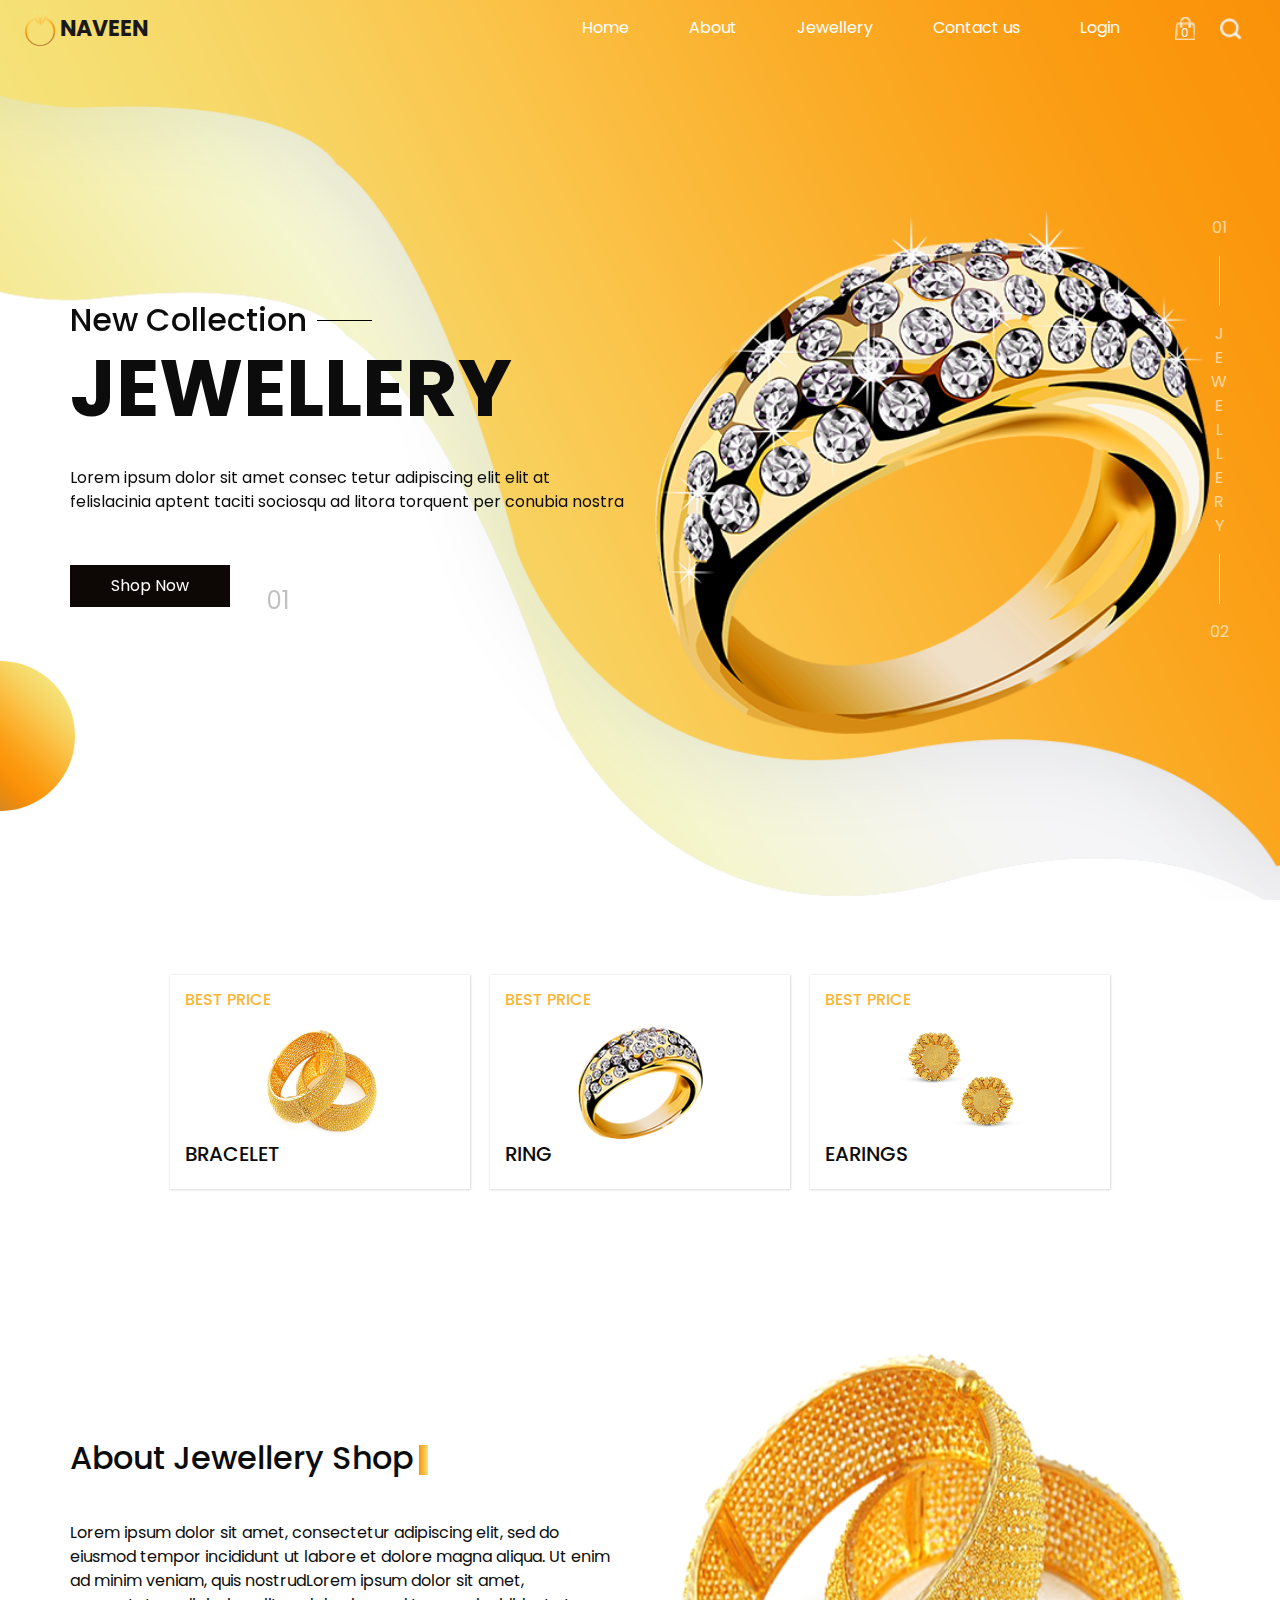
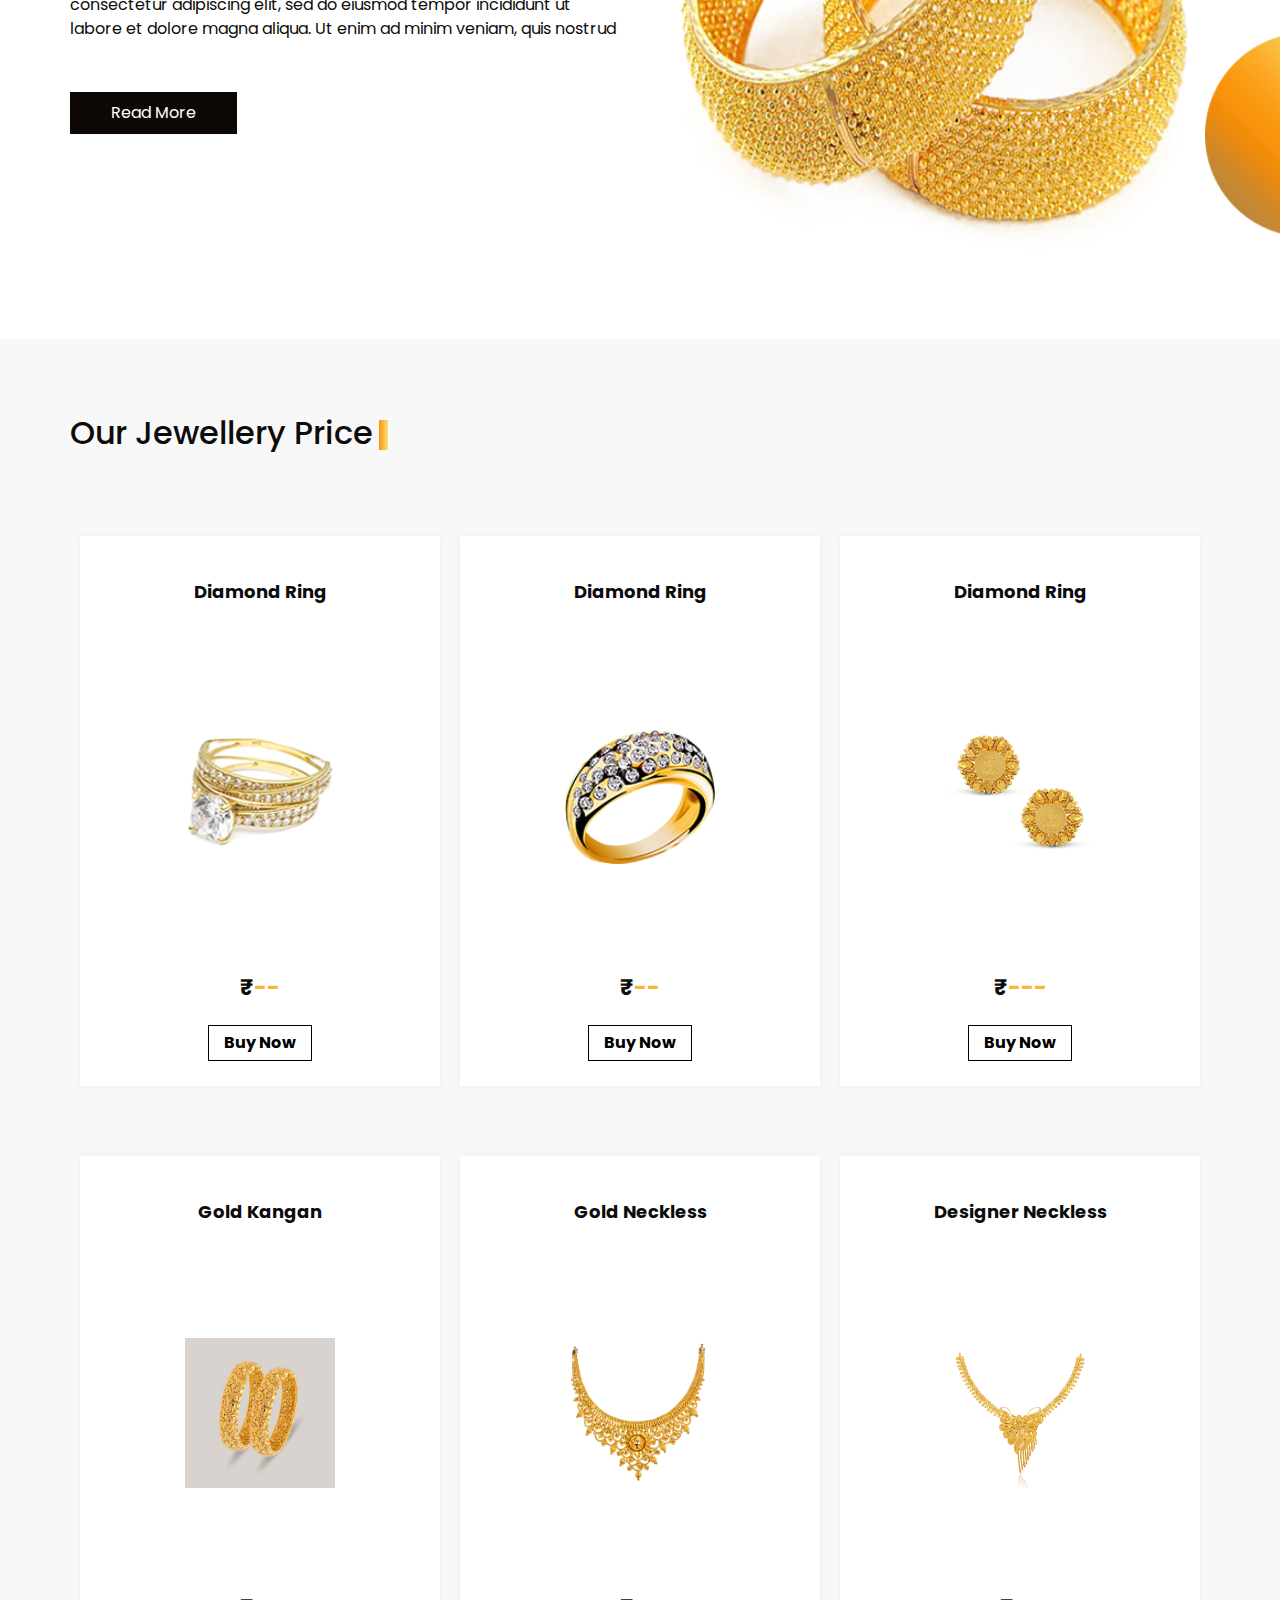
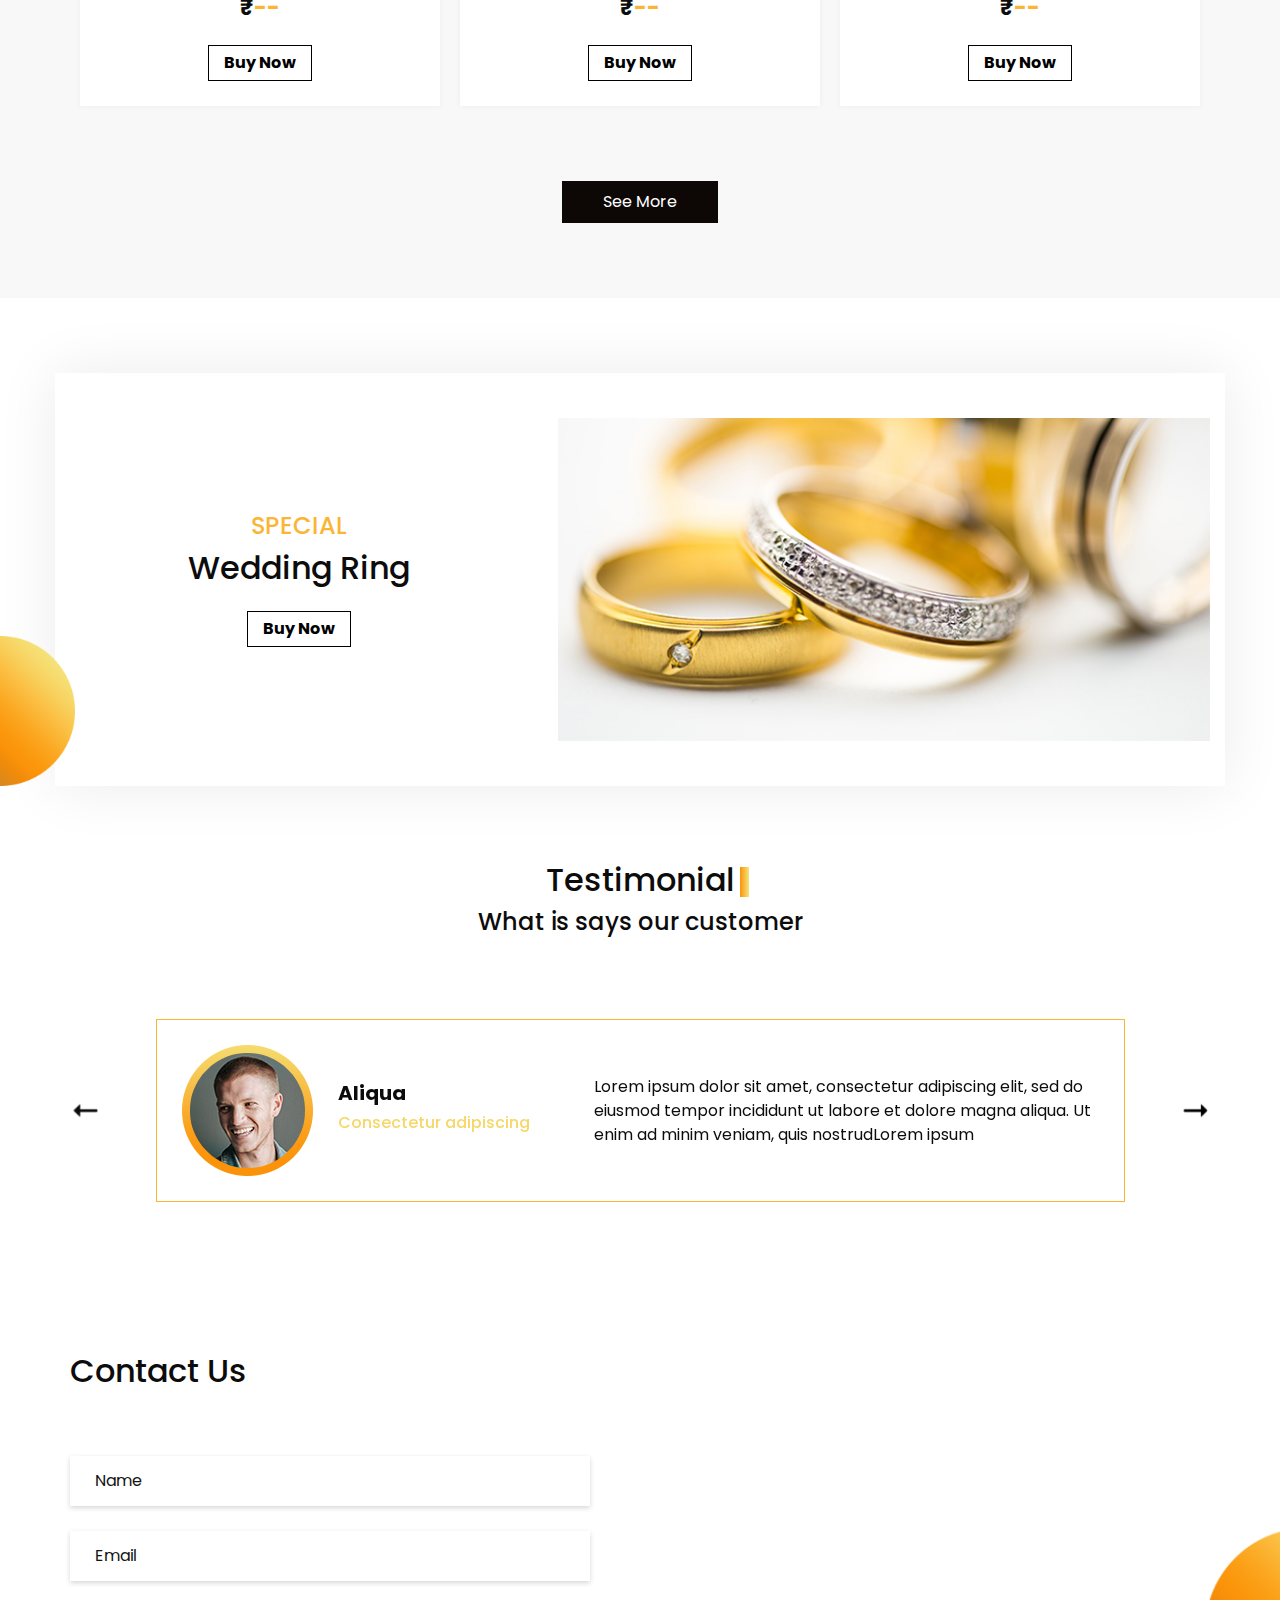
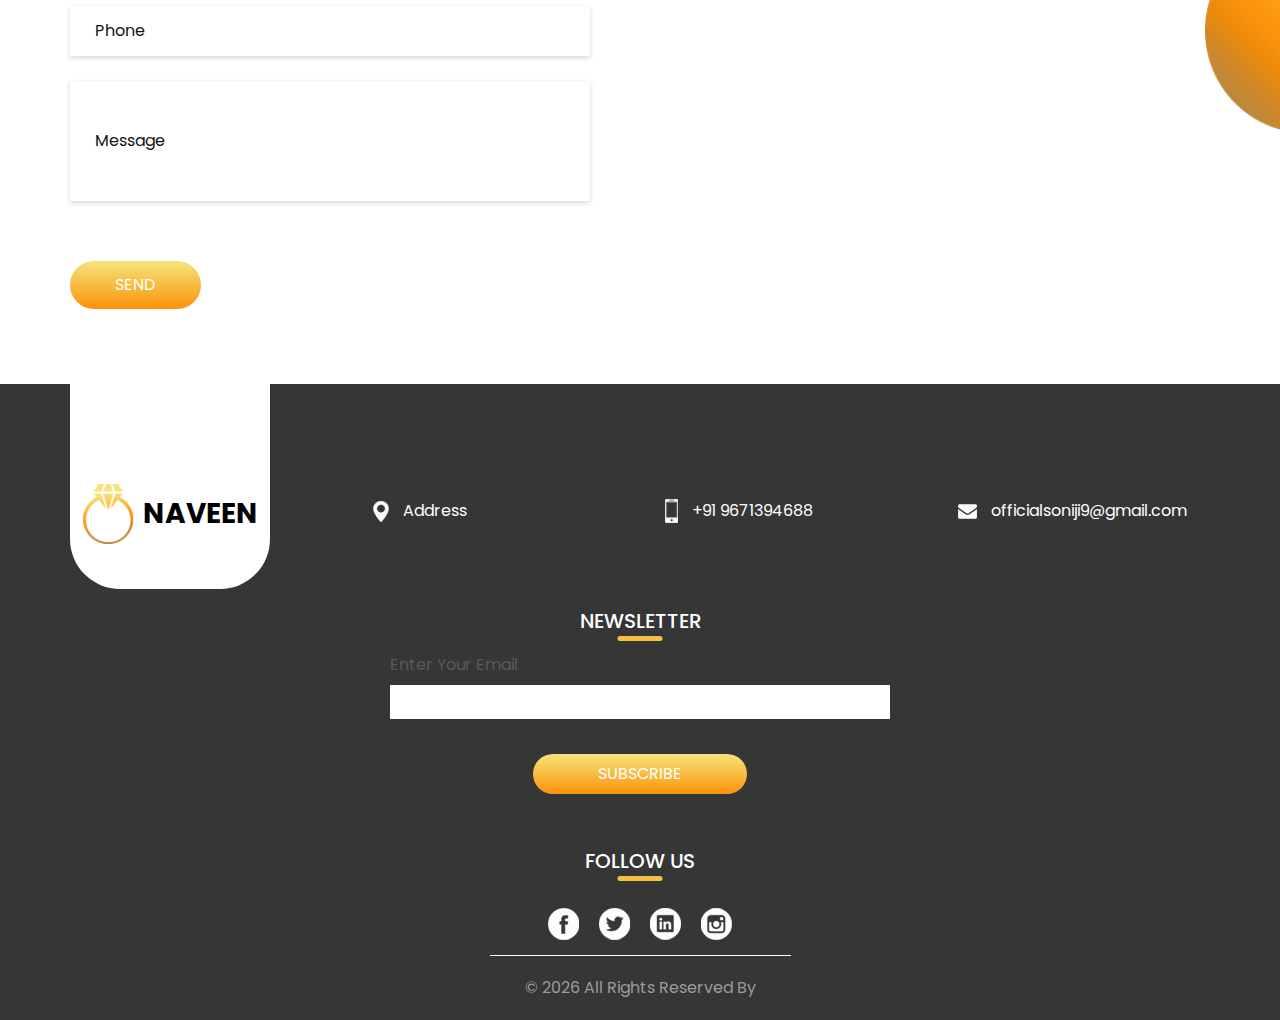
<file: index.html>
<!DOCTYPE html>
<html>

<head>
  <!-- Basic -->
  <meta charset="utf-8" />
  <meta http-equiv="X-UA-Compatible" content="IE=edge" />
  <!-- Mobile Metas -->
  <meta name="viewport" content="width=device-width, initial-scale=1, shrink-to-fit=no" />
  <!-- Site Metas -->
  <meta name="keywords" content="" />
  <meta name="description" content="" />
  <meta name="author" content="" />

  <title>Naveen Jeweler's</title>

  <!-- slider stylesheet -->
  <link rel="stylesheet" type="text/css" href="https://cdnjs.cloudflare.com/ajax/libs/OwlCarousel2/2.1.3/assets/owl.carousel.min.css" />

  <!-- bootstrap core css -->
  <link rel="stylesheet" type="text/css" href="css/bootstrap.css" />

  <!-- fonts style -->
  <link href="https://fonts.googleapis.com/css?family=Baloo+Chettan|Poppins:400,600,700&display=swap" rel="stylesheet">
  <!-- Custom styles for this template -->
  <link href="css/style.css" rel="stylesheet" />
  <!-- responsive style -->
  <link href="css/responsive.css" rel="stylesheet" />
</head>

<body>

  <div class="hero_area">
    <!-- header section strats -->
    <header class="header_section">
      <div class="container-fluid">
        <nav class="navbar navbar-expand-lg custom_nav-container ">
          <a class="navbar-brand" href="index.html">
            <img src="images/logo.png" alt="">
            <span>
              Naveen
            </span>
          </a>
          <button class="navbar-toggler" type="button" data-toggle="collapse" data-target="#navbarSupportedContent" aria-controls="navbarSupportedContent" aria-expanded="false" aria-label="Toggle navigation">
            <span class="navbar-toggler-icon"></span>
          </button>

          <div class="collapse navbar-collapse" id="navbarSupportedContent">
            <div class="d-flex ml-auto flex-column flex-lg-row align-items-center">
              <ul class="navbar-nav  ">
                <li class="nav-item active">
                  <a class="nav-link" href="index.html">Home <span class="sr-only">(current)</span></a>
                </li>
                <li class="nav-item">
                  <a class="nav-link" href="about.html"> About</a>
                </li>
                <li class="nav-item">
                  <a class="nav-link" href="jewellery.html">Jewellery </a>
                </li>
                <li class="nav-item">
                  <a class="nav-link" href="contact.html">Contact us</a>
                </li>
                <li class="nav-item">
                  <a class="nav-link" href="LoginPage.html">Login</a>
                </li>
              </ul>

            </div>
            <div class="quote_btn-container ">
              <a href="">
                <img src="images/cart.png" alt="">
                <div class="cart_number">
                  0
                </div>
              </a>
              <form class="form-inline">
                <button class="btn  my-2 my-sm-0 nav_search-btn" type="submit"></button>
              </form>
            </div>
          </div>
        </nav>
      </div>
    </header>
    <!-- end header section -->
    <!-- slider section -->
    <section class=" slider_section position-relative">
      <div class="design-box">
        <img src="images/design-1.png" alt="">
      </div>
      <div class="slider_number-container d-none d-md-block">
        <div class="number-box">
          <span>
            01
          </span>
          <hr>
          <span class="jwel">
            J <br>
            e <br>
            w <br>
            e <br>
            l <br>
            l <br>
            e <br>
            r <br>
            y
          </span>
          <hr>
          <span>
            02
          </span>
        </div>
      </div>
      <div class="container">
        <div id="carouselExampleIndicators" class="carousel slide" data-ride="carousel">
          <ol class="carousel-indicators">
            <li data-target="#carouselExampleIndicators" data-slide-to="0" class="active">01</li>
            <li data-target="#carouselExampleIndicators" data-slide-to="1">02</li>
            <li data-target="#carouselExampleIndicators" data-slide-to="2">03</li>
          </ol>
          <div class="carousel-inner">
            <div class="carousel-item active">
              <div class="row">
                <div class="col-md-6">
                  <div class="detail_box">
                    <h2>
                      <span> New Collection</span>
                      <hr>
                    </h2>
                    <h1>
                      Jewellery
                    </h1>
                    <p>
                      Lorem ipsum dolor sit amet consec tetur adipiscing elit elit at felislacinia
                      aptent taciti sociosqu ad litora torquent per conubia nostra
                    </p>
                    <div>
                      <a href="">Shop Now</a>
                    </div>
                  </div>
                </div>
                <div class="col-md-6">
                  <div class="img-box">
                    <img src="images/slider-img.png" alt="">
                  </div>
                </div>
              </div>
            </div>
            <div class="carousel-item ">
              <div class="row">
                <div class="col-md-6">
                  <div class="detail_box">
                    <h2>
                      <span> New Collection</span>
                      <hr>
                    </h2>
                    <h1>
                      Jewellery
                    </h1>
                    <p>
                      Lorem ipsum dolor sit amet consec tetur adipiscing elit elit at felislacinia
                      aptent taciti sociosqu ad litora torquent per conubia nostra
                    </p>
                    <div>
                      <a href="">Shop Now</a>
                    </div>
                  </div>
                </div>
                <div class="col-md-6">
                  <div class="img-box">
                    <img src="images/slider-img.png" alt="">
                  </div>
                </div>
              </div>
            </div>
            <div class="carousel-item ">
              <div class="row">
                <div class="col-md-6">
                  <div class="detail_box">
                    <h2>
                      <span> New Collection</span>
                      <hr>
                    </h2>
                    <h1>
                      Jewellery
                    </h1>
                    <p>
                      Lorem ipsum dolor sit amet consec tetur adipiscing elit elit at felislacinia
                      aptent taciti sociosqu ad litora torquent per conubia nostra
                    </p>
                    <div>
                      <a href="">Shop Now</a>
                    </div>
                  </div>
                </div>
                <div class="col-md-6">
                  <div class="img-box">
                    <img src="images/slider-img.png" alt="">
                  </div>
                </div>
              </div>
            </div>
          </div>
        </div>
      </div>

    </section>
    <!-- end slider section -->
  </div>

  <!-- item section -->

  <div class="item_section layout_padding2">
    <div class="container">
      <div class="item_container">
        <div class="box">
          <div class="price">
            <h6>
              Best PRICE
            </h6>
          </div>
          <div class="img-box">
            <img src="images/i-1.png" alt="">
          </div>
          <div class="name">
            <h5>
              Bracelet
            </h5>
          </div>
        </div>
        <div class="box">
          <div class="price">
            <h6>
              Best PRICE
            </h6>
          </div>
          <div class="img-box">
            <img src="images/i-2.png" alt="">
          </div>
          <div class="name">
            <h5>
              Ring
            </h5>
          </div>
        </div>
        <div class="box">
          <div class="price">
            <h6>
              Best PRICE
            </h6>
          </div>
          <div class="img-box">
            <img src="images/i-3.png" alt="">
          </div>
          <div class="name">
            <h5>
              Earings
            </h5>
          </div>
        </div>
      </div>
    </div>
  </div>

  <!-- end item section -->

  <!-- about section -->

  <section class="about_section layout_padding2-top layout_padding-bottom">
    <div class="design-box">
      <img src="images/design-2.png" alt="">
    </div>
    <div class="container">
      <div class="row">
        <div class="col-md-6">
          <div class="detail-box">
            <div class="heading_container">
              <h2>
                About Jewellery Shop
              </h2>
            </div>
            <p>
              Lorem ipsum dolor sit amet, consectetur adipiscing elit, sed do eiusmod tempor incididunt ut labore et
              dolore magna aliqua. Ut enim ad minim veniam, quis nostrudLorem ipsum dolor sit amet, consectetur
              adipiscing elit, sed do eiusmod tempor incididunt ut labore et dolore magna aliqua. Ut enim ad minim
              veniam, quis nostrud
            </p>
            <div>
              <a href="">
                Read More
              </a>
            </div>
          </div>
        </div>
        <div class="col-md-6">
          <div class="img-box">
            <img src="images/about-img.png" alt="">
          </div>
        </div>
      </div>
    </div>
  </section>

  <!-- end about section -->

  <!-- price section -->

  <section class="price_section layout_padding">
    <div class="container">
      <div class="heading_container">
        <h2>
          Our Jewellery Price
        </h2>
      </div>
      <div class="price_container">
        <div class="box">
          <div class="name">
            <h6>
              Diamond Ring
            </h6>
          </div>
          <div class="img-box">
            <img src="images/p-1.png" alt="">
          </div>
          <div class="detail-box">
            <h5>
              ₹<span>--</span>
            </h5>
            <a href="contact.html">
              Buy Now
            </a>
          </div>
        </div>
        <div class="box">
          <div class="name">
            <h6>
              Diamond Ring
            </h6>
          </div>
          <div class="img-box">
            <img src="images/i-2.png" alt="">
          </div>
          <div class="detail-box">
            <h5>
              ₹<span>--</span>
            </h5>
            <a href="">
              Buy Now
            </a>
          </div>
        </div>
        <div class="box">
          <div class="name">
            <h6>
              Diamond Ring
            </h6>
          </div>
          <div class="img-box">
            <img src="images/i-3.png" alt="">
          </div>
          <div class="detail-box">
            <h5>
              ₹<span>---</span>
            </h5>
            <a href="">
              Buy Now
            </a>
          </div>
        </div>
        <div class="box">
          <div class="name">
            <h6>
              Gold Kangan
            </h6>
          </div>
          <div class="img-box">
            <img src="images/kangan.jpg" alt="">
          </div>
          <div class="detail-box">
            <h5>
              ₹<span>--</span>
            </h5>
            <a href="">
              Buy Now
            </a>
          </div>
        </div>
        <div class="box">
          <div class="name">
            <h6>
              Gold Neckless
            </h6>
          </div>
          <div class="img-box">
            <img src="images/goldneckless.png" alt="">
          </div>
          <div class="detail-box">
            <h5>
              ₹<span>--</span>
            </h5>
            <a href="">
              Buy Now
            </a>
          </div>
        </div>
        <div class="box">
          <div class="name">
            <h6>
              Designer Neckless
            </h6>
          </div>
          <div class="img-box">
            <img src="images/goldnewdesi.jpeg" alt="">
          </div>
          <div class="detail-box">
            <h5>
              ₹<span>--</span>
            </h5>
            <a href="">
              Buy Now
            </a>
          </div>
        </div>
      </div>
      <div class="d-flex justify-content-center">
        <a href="seemore.html" class="price_btn">
          See More
        </a>
      </div>
    </div>
  </section>

  <!-- end price section -->

  <!-- ring section -->

  <section class="ring_section layout_padding">
    <div class="design-box">
      <img src="images/design-1.png" alt="">
    </div>
    <div class="container">
      <div class="ring_container layout_padding2">
        <div class="row">
          <div class="col-md-5">
            <div class="detail-box">
              <h4>
                special
              </h4>
              <h2>
                Wedding Ring
              </h2>
              <a href="">
                Buy Now
              </a>
            </div>
          </div>
          <div class="col-md-7">
            <div class="img-box">
              <img src="images/ring-img.jpg" alt="">
            </div>
          </div>
        </div>
      </div>
    </div>
  </section>

  <!-- end ring section -->

  <!-- client section -->

  <section class="client_section">
    <div class="container">
      <div class="heading_container">
        <h2>
          Testimonial
        </h2>
      </div>
      <h4 class="secondary_heading">
        What is says our customer
      </h4>
      <div id="carouselExampleControls" class="carousel slide" data-ride="carousel">
        <div class="carousel-inner">
          <div class="carousel-item active">
            <div class="client_container">
              <div class="client-id">
                <div class="img-box">
                  <img src="images/client.png" alt="">
                </div>
                <div class="name">
                  <h5>
                    Aliqua
                  </h5>
                  <h6>
                    Consectetur adipiscing
                  </h6>
                </div>
              </div>
              <div class="detail-box">
                <p>
                  Lorem ipsum dolor sit amet, consectetur adipiscing elit, sed do eiusmod tempor incididunt ut labore et
                  dolore magna aliqua. Ut enim ad minim veniam, quis nostrudLorem ipsum
                </p>
              </div>
            </div>
          </div>
          <div class="carousel-item">
            <div class="client_container">
              <div class="client-id">
                <div class="img-box">
                  <img src="images/client.png" alt="">
                </div>
                <div class="name">
                  <h5>
                    Aliqua
                  </h5>
                  <h6>
                    Consectetur adipiscing
                  </h6>
                </div>
              </div>
              <div class="detail-box">
                <p>
                  Lorem ipsum dolor sit amet, consectetur adipiscing elit, sed do eiusmod tempor incididunt ut labore et
                  dolore magna aliqua. Ut enim ad minim veniam, quis nostrudLorem ipsum
                </p>
              </div>
            </div>
          </div>
          <div class="carousel-item">
            <div class="client_container">
              <div class="client-id">
                <div class="img-box">
                  <img src="images/client.png" alt="">
                </div>
                <div class="name">
                  <h5>
                    Aliqua
                  </h5>
                  <h6>
                    Consectetur adipiscing
                  </h6>
                </div>
              </div>
              <div class="detail-box">
                <p>
                  Lorem ipsum dolor sit amet, consectetur adipiscing elit, sed do eiusmod tempor incididunt ut labore et
                  dolore magna aliqua. Ut enim ad minim veniam, quis nostrudLorem ipsum
                </p>
              </div>
            </div>
          </div>
        </div>
        <a class="carousel-control-prev" href="#carouselExampleControls" role="button" data-slide="prev">
          <span class="carousel-control-prev-icon" aria-hidden="true"></span>
          <span class="sr-only">Previous</span>
        </a>
        <a class="carousel-control-next" href="#carouselExampleControls" role="button" data-slide="next">
          <span class="carousel-control-next-icon" aria-hidden="true"></span>
          <span class="sr-only">Next</span>
        </a>
      </div>

    </div>
  </section>

  <!-- end client section -->

  <!-- contact section -->

  <section class="contact_section layout_padding">
    <div class="design-box">
      <img src="images/design-2.png" alt="">
    </div>
    <div class="container ">
      <div class="">
        <h2 class="">
          Contact Us
        </h2>
      </div>

    </div>
    <div class="container">
      <div class="row">
        <div class="col-md-6">
          <form action="">
            <div>
              <input type="text" placeholder="Name" />
            </div>
            <div>
              <input type="email" placeholder="Email" />
            </div>
            <div>
              <input type="text" placeholder="Phone" />
            </div>
            <div>
              <input type="text" class="message-box" placeholder="Message" />
            </div>
            <div class="d-flex ">
              <button>
                SEND
              </button>
            </div>
          </form>
        </div>
        <div class="col-md-6">
          <div class="map_container">
            <div class="map-responsive">
              <iframe src="https://www.google.com/maps/embed/v1/place?key=AIzaSyA0s1a7phLN0iaD6-UE7m4qP-z21pH0eSc&q=Eiffel+Tower+Paris+France" width="600" height="300" frameborder="0" style="border:0; width: 100%; height:100%" allowfullscreen></iframe>
            </div>
          </div>
        </div>
      </div>
    </div>
  </section>

  <!-- end contact section -->

  <!-- info section -->
  <section class="info_section ">
    <div class="container">
      <div class="info_container">
        <div class="row">
          <div class="col-md-3">
            <div class="info_logo">
              <a href="">
                <img src="images/logo.png" alt="">
                <span>
                  Naveen
                </span>
              </a>
            </div>
          </div>
          <div class="col-md-3">
            <div class="info_contact">
              <a href="">
                <img src="images/location.png" alt="">
                <span>
                  Address
                </span>
              </a>
            </div>
          </div>
          <div class="col-md-3">
            <div class="info_contact">
              <a href="">
                <img src="images/phone.png" alt="">
                <span>
                  +91 9671394688
                </span>
              </a>
            </div>
          </div>
          <div class="col-md-3">
            <div class="info_contact">
              <a href="">
                <img src="images/mail.png" alt="">
                <span>
                  officialsoniji9@gmail.com
                </span>
              </a>
            </div>
          </div>
        </div>
        <div class="info_form">
          <div class="d-flex justify-content-center">
            <h5 class="info_heading">
              Newsletter
            </h5>
          </div>
          <form action="">
            <div class="email_box">
              <label for="email2">Enter Your Email</label>
              <input type="text" id="email2">
            </div>
            <div>
              <button>
                subscribe
              </button>
            </div>
          </form>
        </div>
        <div class="info_social">
          <div class="d-flex justify-content-center">
            <h5 class="info_heading">
              Follow Us
            </h5>
          </div>
          <div class="social_box">
            <a href="">
              <img src="images/fb.png" alt="">
            </a>
            <a href="">
              <img src="images/twitter.png" alt="">
            </a>
            <a href="">
              <img src="images/linkedin.png" alt="">
            </a>
            <a href="">
              <img src="images/insta.png" alt="">
            </a>
          </div>
        </div>
      </div>
    </div>
  </section>

  <!-- end info_section -->

  <!-- footer section -->
  <section class="container-fluid footer_section">
    <p>
      &copy; <span id="displayYear"></span> All Rights Reserved By
    </p>
  </section>
  <!-- footer section -->

  <script type="text/javascript" src="js/jquery-3.4.1.min.js"></script>
  <script type="text/javascript" src="js/bootstrap.js"></script>
  <script type="text/javascript" src="js/custom.js"></script>
</body>

</html>
</file>
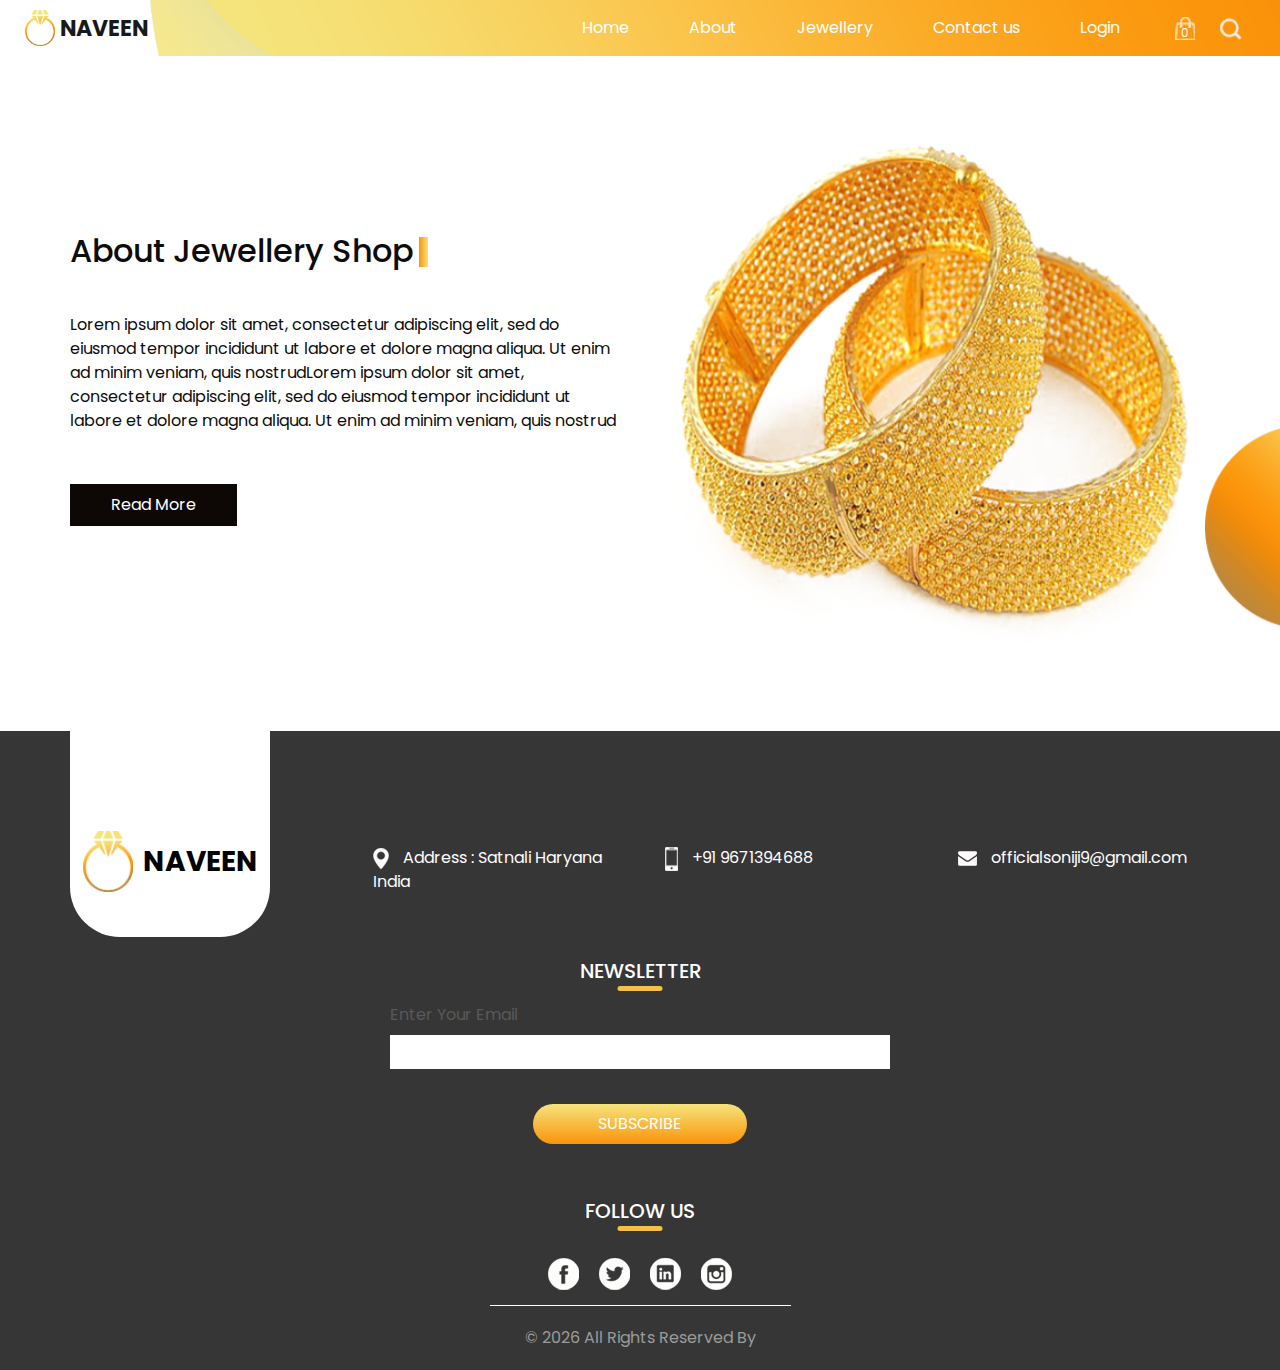
<file: about.html>
<!DOCTYPE html>
<html>

<head>
  <!-- Basic -->
  <meta charset="utf-8" />
  <meta http-equiv="X-UA-Compatible" content="IE=edge" />
  <!-- Mobile Metas -->
  <meta name="viewport" content="width=device-width, initial-scale=1, shrink-to-fit=no" />
  <!-- Site Metas -->
  <meta name="keywords" content="" />
  <meta name="description" content="" />
  <meta name="author" content="" />

  <title>Lodge</title>

  <!-- slider stylesheet -->
  <link rel="stylesheet" type="text/css" href="https://cdnjs.cloudflare.com/ajax/libs/OwlCarousel2/2.1.3/assets/owl.carousel.min.css" />

  <!-- bootstrap core css -->
  <link rel="stylesheet" type="text/css" href="css/bootstrap.css" />

  <!-- fonts style -->
  <link href="https://fonts.googleapis.com/css?family=Baloo+Chettan|Poppins:400,600,700&display=swap" rel="stylesheet">
  <!-- Custom styles for this template -->
  <link href="css/style.css" rel="stylesheet" />
  <!-- responsive style -->
  <link href="css/responsive.css" rel="stylesheet" />
</head>

<body class="sub_page">

  <div class="hero_area">
    <!-- header section strats -->
    <header class="header_section">
      <div class="container-fluid">
        <nav class="navbar navbar-expand-lg custom_nav-container ">
          <a class="navbar-brand" href="index.html">
            <img src="images/logo.png" alt="">
            <span>
              Naveen
            </span>
          </a>
          <button class="navbar-toggler" type="button" data-toggle="collapse" data-target="#navbarSupportedContent" aria-controls="navbarSupportedContent" aria-expanded="false" aria-label="Toggle navigation">
            <span class="navbar-toggler-icon"></span>
          </button>

          <div class="collapse navbar-collapse" id="navbarSupportedContent">
            <div class="d-flex ml-auto flex-column flex-lg-row align-items-center">
              <ul class="navbar-nav  ">
                <li class="nav-item active">
                  <a class="nav-link" href="index.html">Home <span class="sr-only">(current)</span></a>
                </li>
                <li class="nav-item">
                  <a class="nav-link" href="about.html"> About</a>
                </li>
                <li class="nav-item">
                  <a class="nav-link" href="jewellery.html">Jewellery </a>
                </li>
                <li class="nav-item">
                  <a class="nav-link" href="contact.html">Contact us</a>
                </li>
                <li class="nav-item">
                  <a class="nav-link" href="LoginPage.html">Login</a>
                </li>
              </ul>

            </div>
            <div class="quote_btn-container ">
              <a href="">
                <img src="images/cart.png" alt="">
                <div class="cart_number">
                  0
                </div>
              </a>
              <form class="form-inline">
                <button class="btn  my-2 my-sm-0 nav_search-btn" type="submit"></button>
              </form>
            </div>
          </div>
        </nav>
      </div>
    </header>
    <!-- end header section -->
  </div>



  <!-- about section -->

  <section class="about_section layout_padding2-top layout_padding-bottom">
    <div class="design-box">
      <img src="images/design-2.png" alt="">
    </div>
    <div class="container">
      <div class="row">
        <div class="col-md-6">
          <div class="detail-box">
            <div class="heading_container">
              <h2>
                About Jewellery Shop
              </h2>
            </div>
            <p>
              Lorem ipsum dolor sit amet, consectetur adipiscing elit, sed do eiusmod tempor incididunt ut labore et
              dolore magna aliqua. Ut enim ad minim veniam, quis nostrudLorem ipsum dolor sit amet, consectetur
              adipiscing elit, sed do eiusmod tempor incididunt ut labore et dolore magna aliqua. Ut enim ad minim
              veniam, quis nostrud
            </p>
            <div>
              <a href="">
                Read More
              </a>
            </div>
          </div>
        </div>
        <div class="col-md-6">
          <div class="img-box">
            <img src="images/about-img.png" alt="">
          </div>
        </div>
      </div>
    </div>
  </section>

  <!-- end about section -->


  <!-- info section -->
  <section class="info_section ">
    <div class="container">
      <div class="info_container">
        <div class="row">
          <div class="col-md-3">
            <div class="info_logo">
              <a href="">
                <img src="images/logo.png" alt="">
                <span>
                  Naveen
                </span>
              </a>
            </div>
          </div>
          <div class="col-md-3">
            <div class="info_contact">
              <a href="">
                <img src="images/location.png" alt="">
                <span>
                  Address : Satnali Haryana India
                </span>
              </a>
            </div>
          </div>
          <div class="col-md-3">
            <div class="info_contact">
              <a href="">
                <img src="images/phone.png" alt="">
                <span>
                  +91 9671394688
                </span>
              </a>
            </div>
          </div>
          <div class="col-md-3">
            <div class="info_contact">
              <a href="">
                <img src="images/mail.png" alt="">
                <span>
                  officialsoniji9@gmail.com
                </span>
              </a>
            </div>
          </div>
        </div>
        <div class="info_form">
          <div class="d-flex justify-content-center">
            <h5 class="info_heading">
              Newsletter
            </h5>
          </div>
          <form action="">
            <div class="email_box">
              <label for="email2">Enter Your Email</label>
              <input type="text" id="email2">
            </div>
            <div>
              <button>
                subscribe
              </button>
            </div>
          </form>
        </div>
        <div class="info_social">
          <div class="d-flex justify-content-center">
            <h5 class="info_heading">
              Follow Us
            </h5>
          </div>
          <div class="social_box">
            <a href="">
              <img src="images/fb.png" alt="">
            </a>
            <a href="">
              <img src="images/twitter.png" alt="">
            </a>
            <a href="">
              <img src="images/linkedin.png" alt="">
            </a>
            <a href="">
              <img src="images/insta.png" alt="">
            </a>
          </div>
        </div>
      </div>
    </div>
  </section>

  <!-- end info_section -->

  <!-- footer section -->
  <section class="container-fluid footer_section">
    <p>
      &copy; <span id="displayYear"></span> All Rights Reserved By
    </p>
  </section>
  <!-- footer section -->

  <script type="text/javascript" src="js/jquery-3.4.1.min.js"></script>
  <script type="text/javascript" src="js/bootstrap.js"></script>
  <script type="text/javascript" src="js/custom.js"></script>

</body>

</html>
</file>
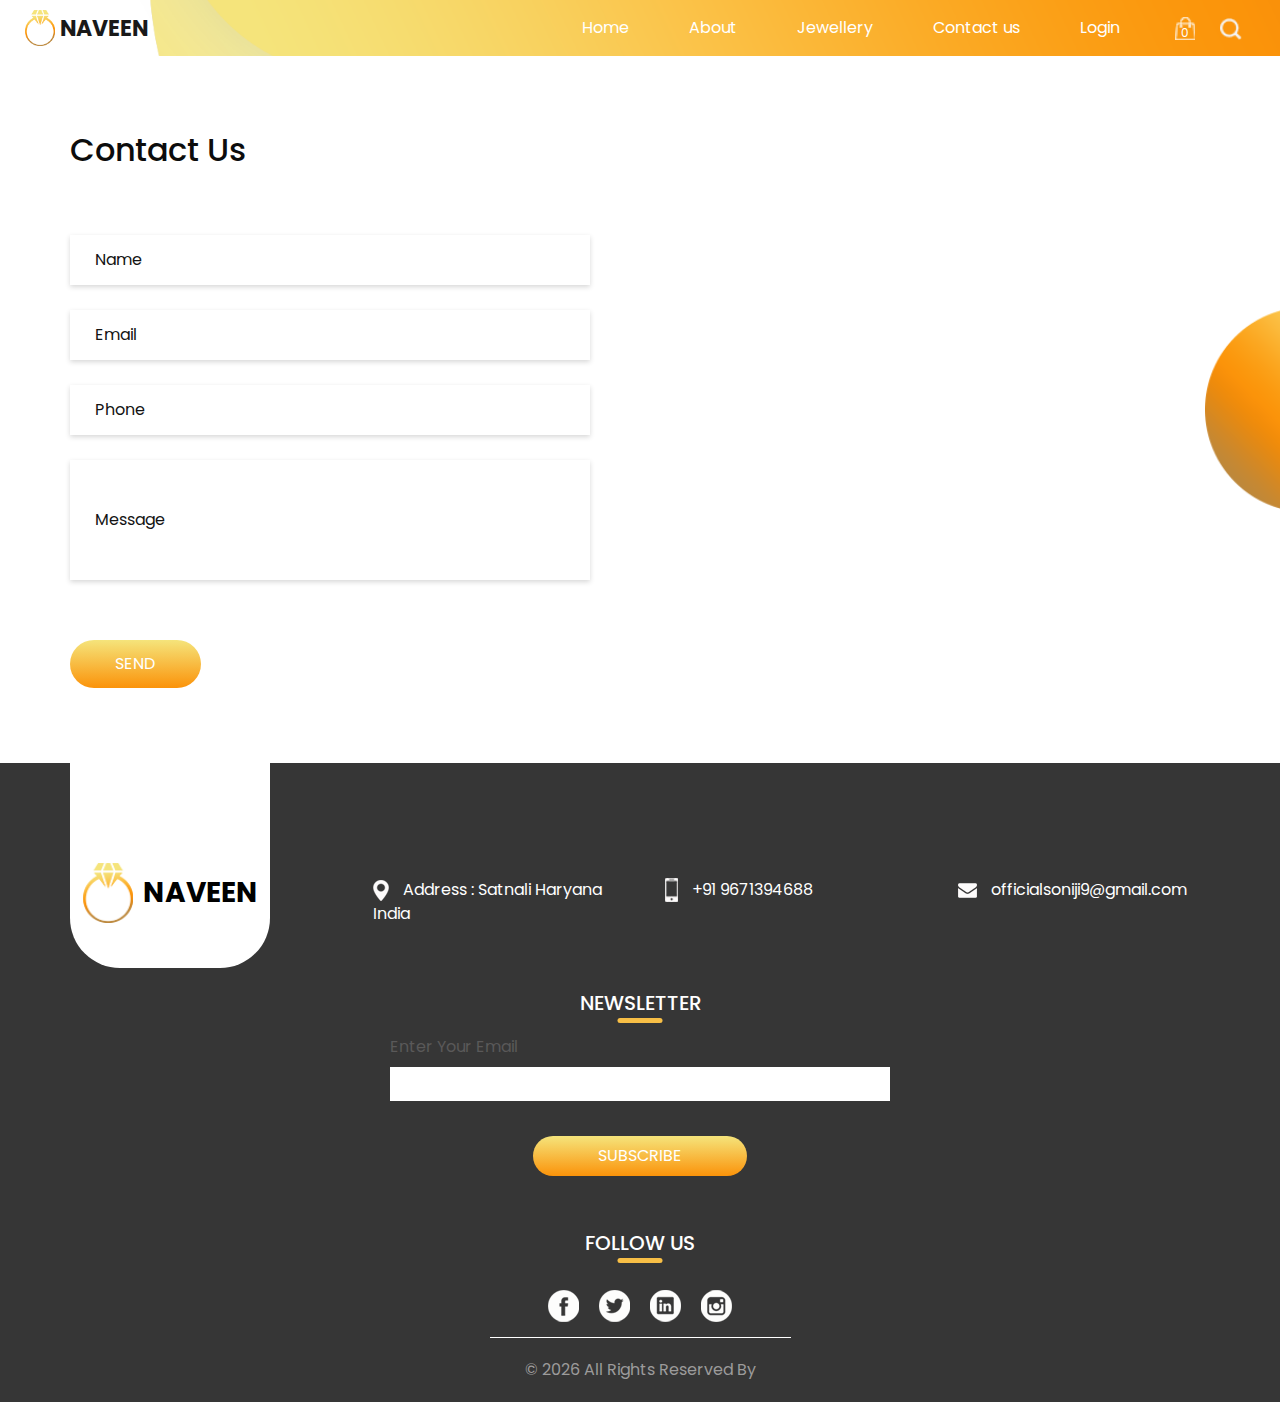
<file: contact.html>
<!DOCTYPE html>
<html>

<head>
  <!-- Basic -->
  <meta charset="utf-8" />
  <meta http-equiv="X-UA-Compatible" content="IE=edge" />
  <!-- Mobile Metas -->
  <meta name="viewport" content="width=device-width, initial-scale=1, shrink-to-fit=no" />
  <!-- Site Metas -->
  <meta name="keywords" content="" />
  <meta name="description" content="" />
  <meta name="author" content="" />

  <title>Naveen Jeweler's</title>

  <!-- slider stylesheet -->
  <link rel="stylesheet" type="text/css" href="https://cdnjs.cloudflare.com/ajax/libs/OwlCarousel2/2.1.3/assets/owl.carousel.min.css" />

  <!-- bootstrap core css -->
  <link rel="stylesheet" type="text/css" href="css/bootstrap.css" />

  <!-- fonts style -->
  <link href="https://fonts.googleapis.com/css?family=Baloo+Chettan|Poppins:400,600,700&display=swap" rel="stylesheet">
  <!-- Custom styles for this template -->
  <link href="css/style.css" rel="stylesheet" />
  <!-- responsive style -->
  <link href="css/responsive.css" rel="stylesheet" />
</head>

<body class="sub_page">

  <div class="hero_area">
    <!-- header section strats -->
    <header class="header_section">
      <div class="container-fluid">
        <nav class="navbar navbar-expand-lg custom_nav-container ">
          <a class="navbar-brand" href="index.html">
            <img src="images/logo.png" alt="">
            <span>
              Naveen
            </span>
          </a>
          <button class="navbar-toggler" type="button" data-toggle="collapse" data-target="#navbarSupportedContent" aria-controls="navbarSupportedContent" aria-expanded="false" aria-label="Toggle navigation">
            <span class="navbar-toggler-icon"></span>
          </button>

          <div class="collapse navbar-collapse" id="navbarSupportedContent">
            <div class="d-flex ml-auto flex-column flex-lg-row align-items-center">
              <ul class="navbar-nav  ">
                <li class="nav-item active">
                  <a class="nav-link" href="index.html">Home <span class="sr-only">(current)</span></a>
                </li>
                <li class="nav-item">
                  <a class="nav-link" href="about.html"> About</a>
                </li>
                <li class="nav-item">
                  <a class="nav-link" href="jewellery.html">Jewellery </a>
                </li>
                <li class="nav-item">
                  <a class="nav-link" href="contact.html">Contact us</a>
                </li>
                <li class="nav-item">
                  <a class="nav-link" href="LoginPage.html">Login</a>
                </li>
              </ul>

            </div>
            <div class="quote_btn-container ">
              <a href="">
                <img src="images/cart.png" alt="">
                <div class="cart_number">
                  0
                </div>
              </a>
              <form class="form-inline">
                <button class="btn  my-2 my-sm-0 nav_search-btn" type="submit"></button>
              </form>
            </div>
          </div>
        </nav>
      </div>
    </header>
    <!-- end header section -->
  </div>

  <!-- contact section -->

  <section class="contact_section layout_padding">
    <div class="design-box">
      <img src="images/design-2.png" alt="">
    </div>
    <div class="container ">
      <div class="">
        <h2 class="">
          Contact Us
        </h2>
      </div>

    </div>
    <div class="container">
      <div class="row">
        <div class="col-md-6">
          <form action="">
            <div>
              <input type="text" placeholder="Name" />
            </div>
            <div>
              <input type="email" placeholder="Email" />
            </div>
            <div>
              <input type="text" placeholder="Phone" />
            </div>
            <div>
              <input type="text" class="message-box" placeholder="Message" />
            </div>
            <div class="d-flex ">
              <button>
                SEND
              </button>
            </div>
          </form>
        </div>
        <div class="col-md-6">
          <div class="map_container">
            <div class="map-responsive">
              <iframe src="https://www.google.com/maps/embed/v1/place?key=AIzaSyA0s1a7phLN0iaD6-UE7m4qP-z21pH0eSc&q=Eiffel+Tower+Paris+France" width="600" height="300" frameborder="0" style="border:0; width: 100%; height:100%" allowfullscreen></iframe>
            </div>
          </div>
        </div>
      </div>
    </div>
  </section>

  <!-- end contact section -->

  <!-- info section -->
  <section class="info_section ">
    <div class="container">
      <div class="info_container">
        <div class="row">
          <div class="col-md-3">
            <div class="info_logo">
              <a href="">
                <img src="images/logo.png" alt="">
                <span>
                  Naveen
                </span>
              </a>
            </div>
          </div>
          <div class="col-md-3">
            <div class="info_contact">
              <a href="">
                <img src="images/location.png" alt="">
                <span>
                  Address : Satnali Haryana India
                </span>
              </a>
            </div>
          </div>
          <div class="col-md-3">
            <div class="info_contact">
              <a href="">
                <img src="images/phone.png" alt="">
                <span>
                  +91 9671394688
                </span>
              </a>
            </div>
          </div>
          <div class="col-md-3">
            <div class="info_contact">
              <a href="">
                <img src="images/mail.png" alt="">
                <span>
                  officialsoniji9@gmail.com
                </span>
              </a>
            </div>
          </div>
        </div>
        <div class="info_form">
          <div class="d-flex justify-content-center">
            <h5 class="info_heading">
              Newsletter
            </h5>
          </div>
          <form action="">
            <div class="email_box">
              <label for="email2">Enter Your Email</label>
              <input type="text" id="email2">
            </div>
            <div>
              <button>
                subscribe
              </button>
            </div>
          </form>
        </div>
        <div class="info_social">
          <div class="d-flex justify-content-center">
            <h5 class="info_heading">
              Follow Us
            </h5>
          </div>
          <div class="social_box">
            <a href="">
              <img src="images/fb.png" alt="">
            </a>
            <a href="">
              <img src="images/twitter.png" alt="">
            </a>
            <a href="">
              <img src="images/linkedin.png" alt="">
            </a>
            <a href="">
              <img src="images/insta.png" alt="">
            </a>
          </div>
        </div>
      </div>
    </div>
  </section>

  <!-- end info_section -->

  <!-- footer section -->
  <section class="container-fluid footer_section">
    <p>
      &copy; <span id="displayYear"></span> All Rights Reserved By
    </p>
  </section>
  <!-- footer section -->

  <script type="text/javascript" src="js/jquery-3.4.1.min.js"></script>
  <script type="text/javascript" src="js/bootstrap.js"></script>
  <script type="text/javascript" src="js/custom.js"></script>
</body>

</html>
</file>
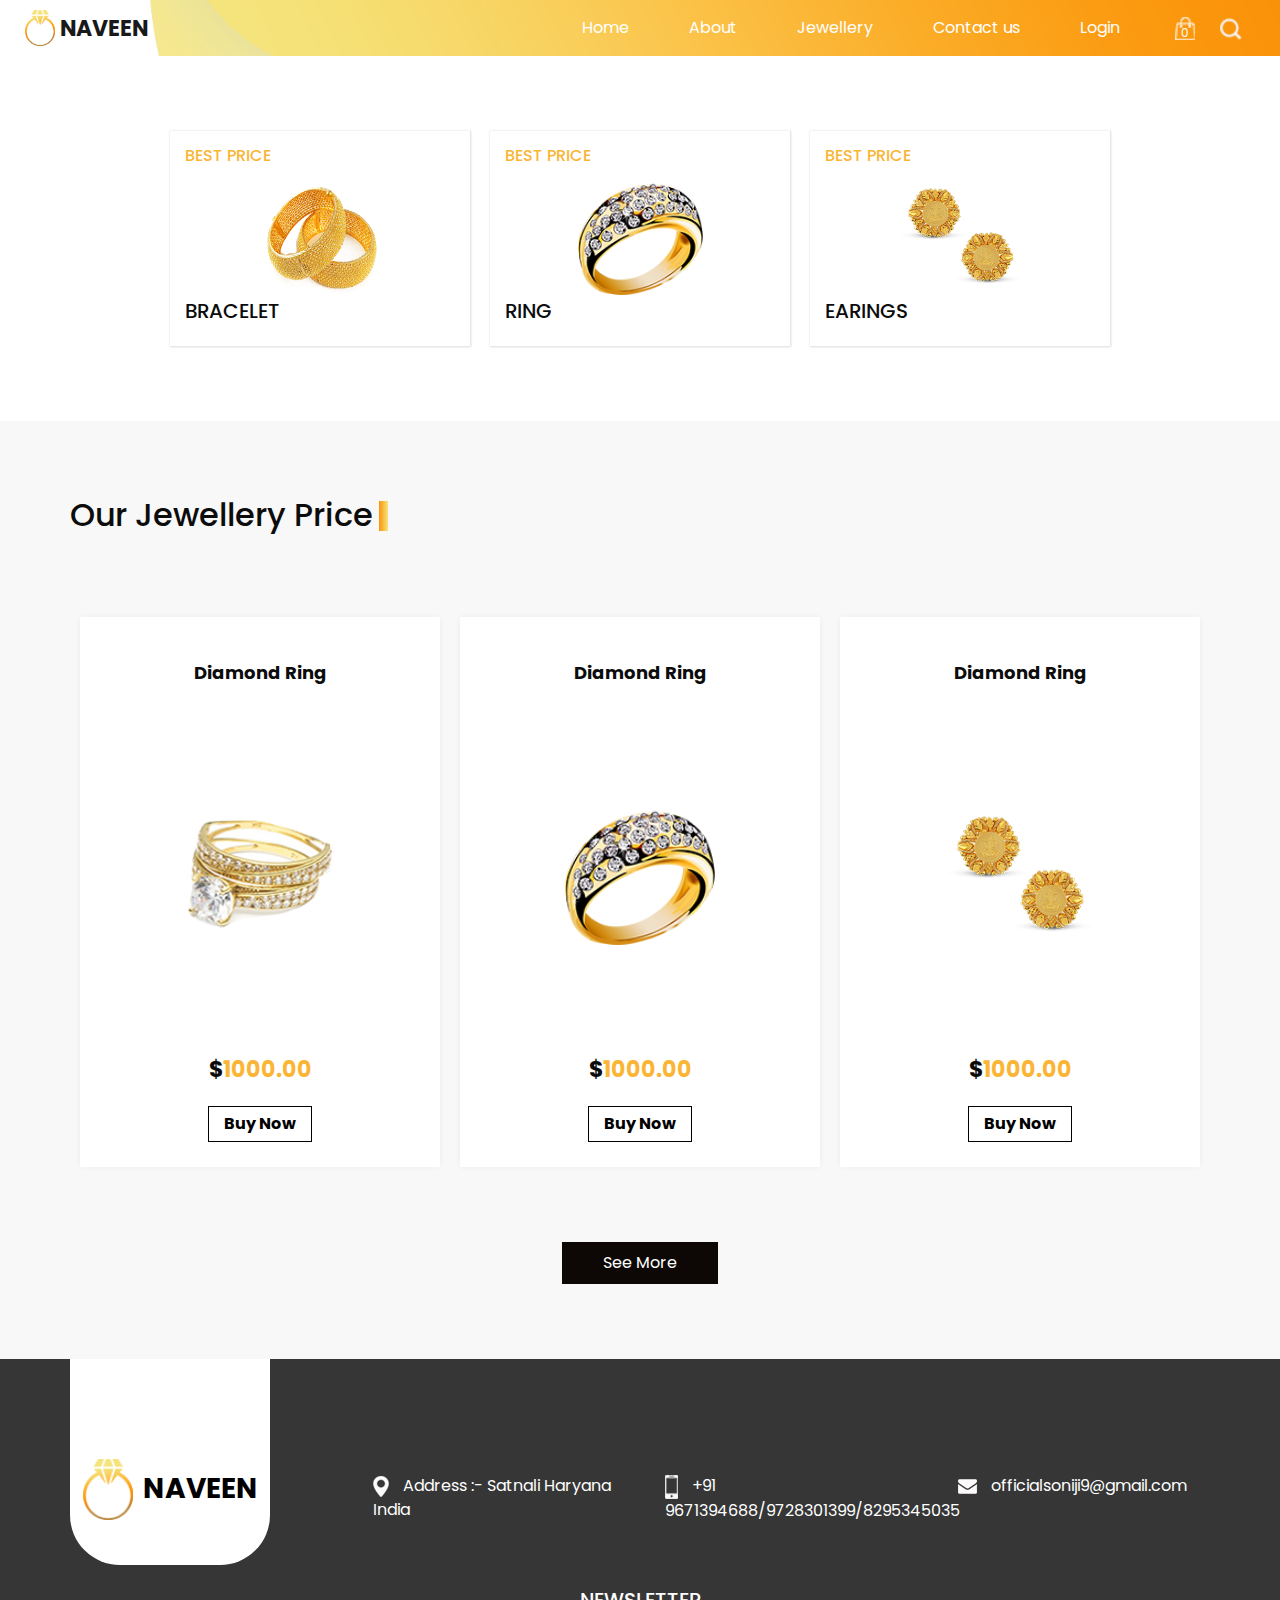
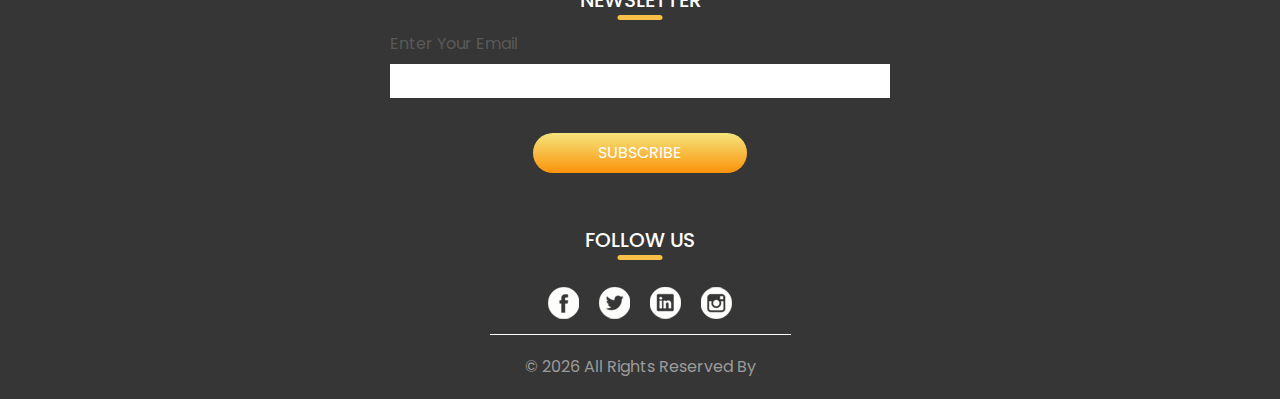
<file: jewellery.html>
<!DOCTYPE html>
<html>

<head>
  <!-- Basic -->
  <meta charset="utf-8" />
  <meta http-equiv="X-UA-Compatible" content="IE=edge" />
  <!-- Mobile Metas -->
  <meta name="viewport" content="width=device-width, initial-scale=1, shrink-to-fit=no" />
  <!-- Site Metas -->
  <meta name="keywords" content="" />
  <meta name="description" content="" />
  <meta name="author" content="" />

  <title>Naveen Jeweler's</title>

  <!-- slider stylesheet -->
  <link rel="stylesheet" type="text/css" href="https://cdnjs.cloudflare.com/ajax/libs/OwlCarousel2/2.1.3/assets/owl.carousel.min.css" />

  <!-- bootstrap core css -->
  <link rel="stylesheet" type="text/css" href="css/bootstrap.css" />

  <!-- fonts style -->
  <link href="https://fonts.googleapis.com/css?family=Baloo+Chettan|Poppins:400,600,700&display=swap" rel="stylesheet">
  <!-- Custom styles for this template -->
  <link href="css/style.css" rel="stylesheet" />
  <!-- responsive style -->
  <link href="css/responsive.css" rel="stylesheet" />
</head>

<body class="sub_page">

  <div class="hero_area">
    <!-- header section strats -->
    <header class="header_section">
      <div class="container-fluid">
        <nav class="navbar navbar-expand-lg custom_nav-container ">
          <a class="navbar-brand" href="index.html">
            <img src="images/logo.png" alt="">
            <span>
              Naveen
            </span>
          </a>
          <button class="navbar-toggler" type="button" data-toggle="collapse" data-target="#navbarSupportedContent" aria-controls="navbarSupportedContent" aria-expanded="false" aria-label="Toggle navigation">
            <span class="navbar-toggler-icon"></span>
          </button>

          <div class="collapse navbar-collapse" id="navbarSupportedContent">
            <div class="d-flex ml-auto flex-column flex-lg-row align-items-center">
              <ul class="navbar-nav  ">
                <li class="nav-item active">
                  <a class="nav-link" href="index.html">Home <span class="sr-only">(current)</span></a>
                </li>
                <li class="nav-item">
                  <a class="nav-link" href="about.html"> About</a>
                </li>
                <li class="nav-item">
                  <a class="nav-link" href="jewellery.html">Jewellery </a>
                </li>
                <li class="nav-item">
                  <a class="nav-link" href="contact.html">Contact us</a>
                </li>
                <li class="nav-item">
                  <a class="nav-link" href="LoginPage.html">Login</a>
                </li>
              </ul>

            </div>
            <div class="quote_btn-container ">
              <a href="">
                <img src="images/cart.png" alt="">
                <div class="cart_number">
                  0
                </div>
              </a>
              <form class="form-inline">
                <button class="btn  my-2 my-sm-0 nav_search-btn" type="submit"></button>
              </form>
            </div>
          </div>
        </nav>
      </div>
    </header>
    <!-- end header section -->
  </div>

  <!-- item section -->

  <div class="item_section layout_padding2">
    <div class="container">
      <div class="item_container">
        <div class="box">
          <div class="price">
            <h6>
              Best PRICE
            </h6>
          </div>
          <div class="img-box">
            <img src="images/i-1.png" alt="">
          </div>
          <div class="name">
            <h5>
              Bracelet
            </h5>
          </div>
        </div>
        <div class="box">
          <div class="price">
            <h6>
              Best PRICE
            </h6>
          </div>
          <div class="img-box">
            <img src="images/i-2.png" alt="">
          </div>
          <div class="name">
            <h5>
              Ring
            </h5>
          </div>
        </div>
        <div class="box">
          <div class="price">
            <h6>
              Best PRICE
            </h6>
          </div>
          <div class="img-box">
            <img src="images/i-3.png" alt="">
          </div>
          <div class="name">
            <h5>
              Earings
            </h5>
          </div>
        </div>
      </div>
    </div>
  </div>

  <!-- end item section -->


  <!-- price section -->

  <section class="price_section layout_padding">
    <div class="container">
      <div class="heading_container">
        <h2>
          Our Jewellery Price
        </h2>
      </div>
      <div class="price_container">
        <div class="box">
          <div class="name">
            <h6>
              Diamond Ring
            </h6>
          </div>
          <div class="img-box">
            <img src="images/p-1.png" alt="">
          </div>
          <div class="detail-box">
            <h5>
              $<span>1000.00</span>
            </h5>
            <a href="">
              Buy Now
            </a>
          </div>
        </div>
        <div class="box">
          <div class="name">
            <h6>
              Diamond Ring
            </h6>
          </div>
          <div class="img-box">
            <img src="images/i-2.png" alt="">
          </div>
          <div class="detail-box">
            <h5>
              $<span>1000.00</span>
            </h5>
            <a href="">
              Buy Now
            </a>
          </div>
        </div>
        <div class="box">
          <div class="name">
            <h6>
              Diamond Ring
            </h6>
          </div>
          <div class="img-box">
            <img src="images/i-3.png" alt="">
          </div>
          <div class="detail-box">
            <h5>
              $<span>1000.00</span>
            </h5>
            <a href="">
              Buy Now
            </a>
          </div>
        </div>
      </div>
      <div class="d-flex justify-content-center">
        <a href="" class="price_btn">
          See More
        </a>
      </div>
    </div>
  </section>

  <!-- end price section -->





  <!-- info section -->
  <section class="info_section ">
    <div class="container">
      <div class="info_container">
        <div class="row">
          <div class="col-md-3">
            <div class="info_logo">
              <a href="">
                <img src="images/logo.png" alt="">
                <span>
                  Naveen
                </span>
              </a>
            </div>
          </div>
          <div class="col-md-3">
            <div class="info_contact">
              <a href="">
                <img src="images/location.png" alt="">
                <span>
                  Address :- Satnali Haryana India
                </span>
              </a>
            </div>
          </div>
          <div class="col-md-3">
            <div class="info_contact">
              <a href="">
                <img src="images/phone.png" alt="">
                <span>
                  +91 9671394688/9728301399/8295345035
                </span>
              </a>
            </div>
          </div>
          <div class="col-md-3">
            <div class="info_contact">
              <a href="">
                <img src="images/mail.png" alt="">
                <span>
                  officialsoniji9@gmail.com
                </span>
              </a>
            </div>
          </div>
        </div>
        <div class="info_form">
          <div class="d-flex justify-content-center">
            <h5 class="info_heading">
              Newsletter
            </h5>
          </div>
          <form action="">
            <div class="email_box">
              <label for="email2">Enter Your Email</label>
              <input type="text" id="email2">
            </div>
            <div>
              <button>
                subscribe
              </button>
            </div>
          </form>
        </div>
        <div class="info_social">
          <div class="d-flex justify-content-center">
            <h5 class="info_heading">
              Follow Us
            </h5>
          </div>
          <div class="social_box">
            <a href="">
              <img src="images/fb.png" alt="">
            </a>
            <a href="">
              <img src="images/twitter.png" alt="">
            </a>
            <a href="">
              <img src="images/linkedin.png" alt="">
            </a>
            <a href="">
              <img src="images/insta.png" alt="">
            </a>
          </div>
        </div>
      </div>
    </div>
  </section>

  <!-- end info_section -->

  <!-- footer section -->
  <section class="container-fluid footer_section">
    <p>
      &copy; <span id="displayYear"></span> All Rights Reserved By
    </p>
  </section>
  <!-- footer section -->

  <script type="text/javascript" src="js/jquery-3.4.1.min.js"></script>
  <script type="text/javascript" src="js/bootstrap.js"></script>
  <script type="text/javascript" src="js/custom.js"></script>
</body>

</html>
</file>
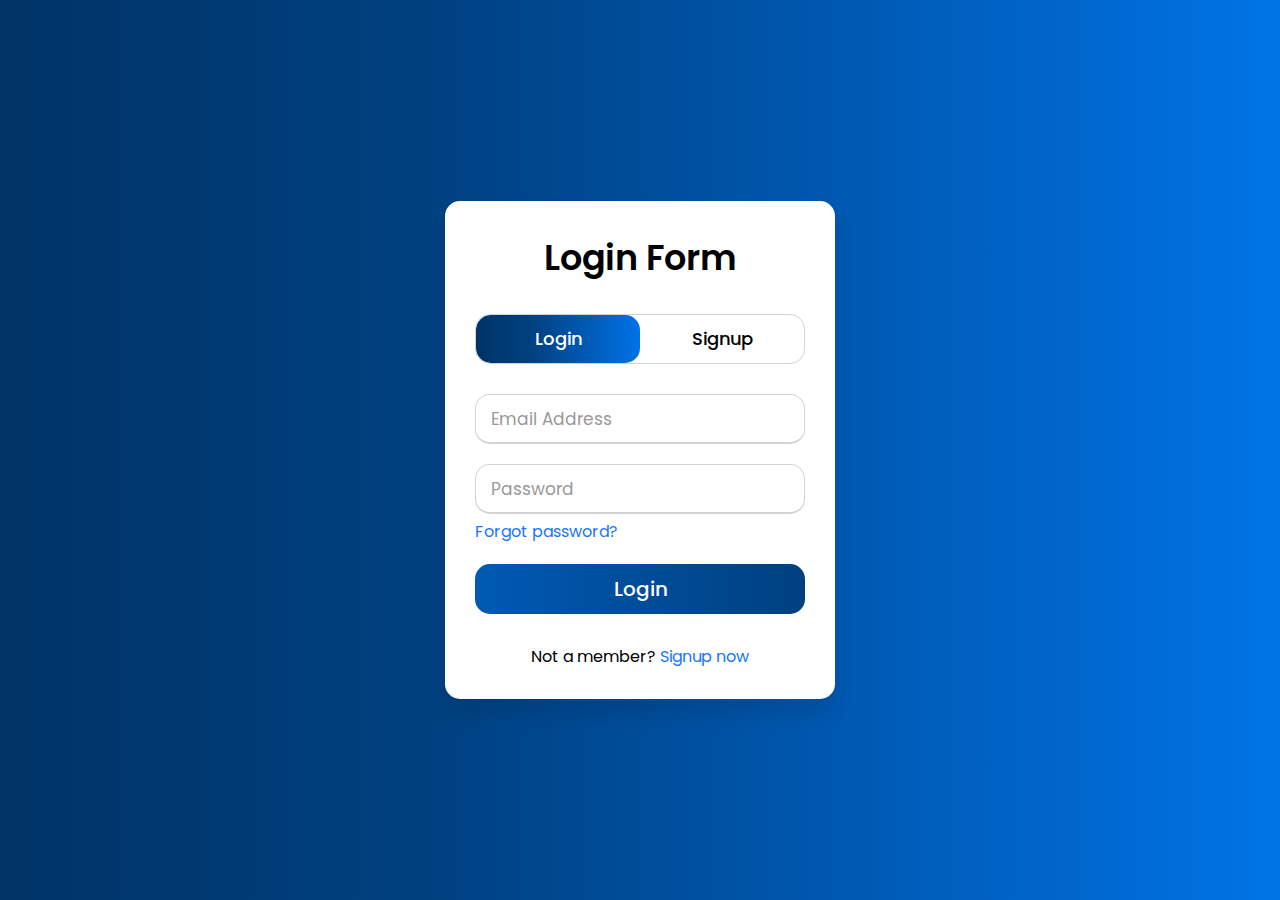
<file: LoginPage.html>
<!DOCTYPE html>
<html lang="en">
<head>
    <meta charset="UTF-8">
    <meta name="viewport" content="width=device-width, initial-scale=1.0">
    <title>Soni Basic Login Page</title>
    <link rel="stylesheet" href="styles.css">
</head>
<body>
    <div class="wrapper">
        <div class="title-text">
          <div class="title login">Login Form</div>
          <div class="title signup">Signup Form</div>
        </div>
        <div class="form-container">
          <div class="slide-controls">
            <input type="radio" name="slide" id="login" checked>
            <input type="radio" name="slide" id="signup">
            <label for="login" class="slide login">Login</label>
            <label for="signup" class="slide signup">Signup</label>
            <div class="slider-tab"></div>
          </div>
          <div class="form-inner">
            <form action="#" class="login">
              <div class="field">
                <input type="text" placeholder="Email Address" required>
              </div>
              <div class="field">
                <input type="password" placeholder="Password" required>
              </div>
              <div class="pass-link"><a href="#">Forgot password?</a></div>
              <div class="field btn">
                <div class="btn-layer"></div>
                <input type="submit" value="Login">
              </div>
              <div class="signup-link">Not a member? <a href="">Signup now</a></div>
            </form>
            <form action="#" class="signup">
              <div class="field">
                <input type="text" placeholder="Email Address" required>
              </div>
              <div class="field">
                <input type="password" placeholder="Password" required>
              </div>
              <div class="field">
                <input type="password" placeholder="Confirm password" required>
              </div>
              <div class="field btn">
                <div class="btn-layer"></div>
                <input type="submit" value="Signup">
              </div>
            </form>
          </div>
        </div>
      </div>
  <script src="script.js"></script>
</body>
</html>
</file>
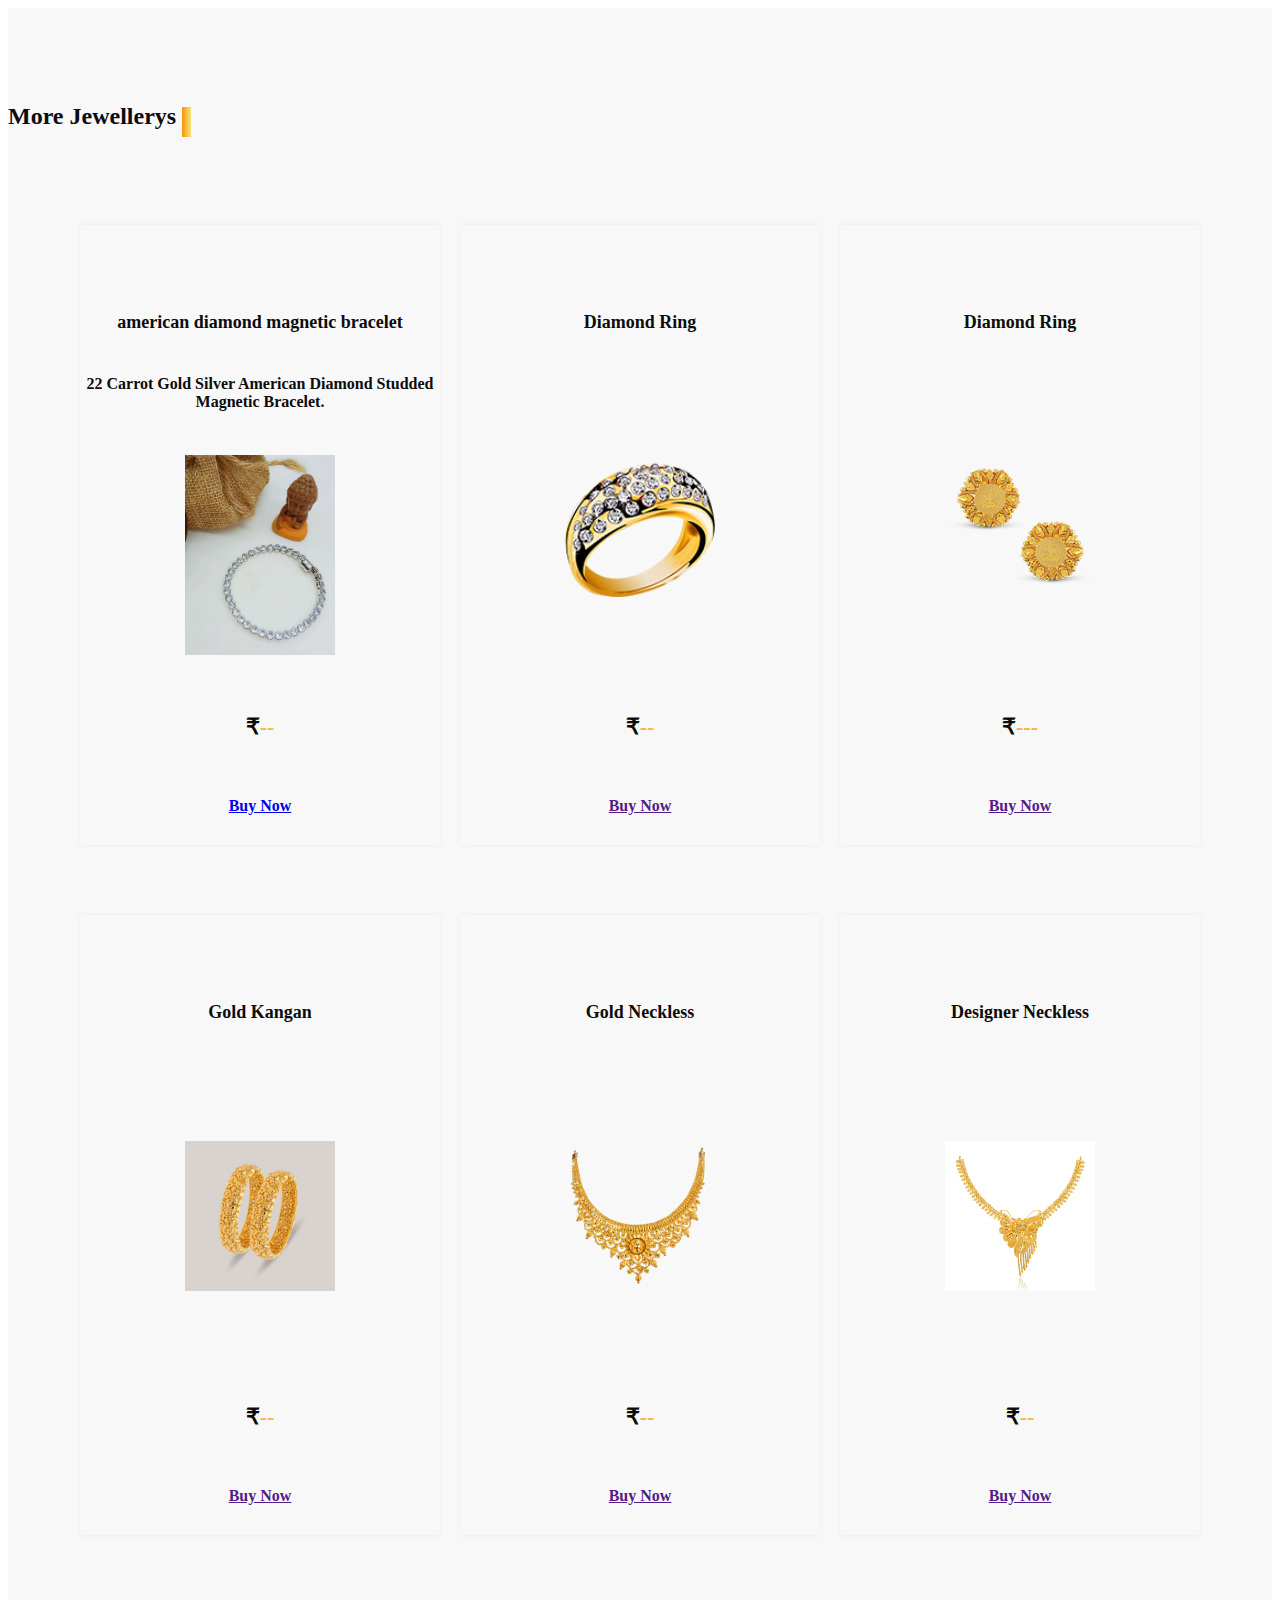
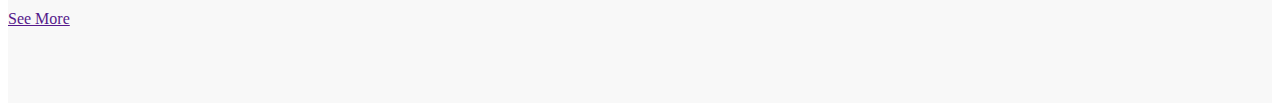
<file: seemore.html>
<!DOCTYPE html>
<html lang="en">
<head>
    <meta charset="UTF-8">
    <meta name="viewport" content="width=device-width, initial-scale=1.0">
    <title>Naveen Jeweler's</title>
    <link rel="stylesheet" href="seemore.css">
</head>
<body>
    <section class="price_section layout_padding">
        <div class="container">
          <div class="heading_container">
            <h2>
              More Jewellerys
            </h2>
          </div>
          <div class="price_container">
            <div class="box">
              <div class="name">
                <h6>
                    american diamond magnetic bracelet
                </h6>
                <h4>
                    22 Carrot Gold Silver American Diamond Studded Magnetic Bracelet.
                </h4>
              </div>
              <div class="img-box">
                <img src="images/1.webp" alt="">
              </div>
              <div class="detail-box">
                <h5>
                  ₹<span>--</span>
                </h5>
                <a href="contact.html">
                  Buy Now
                </a>
              </div>
            </div>
            <div class="box">
              <div class="name">
                <h6>
                  Diamond Ring
                </h6>
              </div>
              <div class="img-box">
                <img src="images/i-2.png" alt="">
              </div>
              <div class="detail-box">
                <h5>
                  ₹<span>--</span>
                </h5>
                <a href="">
                  Buy Now
                </a>
              </div>
            </div>
            <div class="box">
              <div class="name">
                <h6>
                  Diamond Ring
                </h6>
              </div>
              <div class="img-box">
                <img src="images/i-3.png" alt="">
              </div>
              <div class="detail-box">
                <h5>
                  ₹<span>---</span>
                </h5>
                <a href="">
                  Buy Now
                </a>
              </div>
            </div>
            <div class="box">
              <div class="name">
                <h6>
                  Gold Kangan
                </h6>
              </div>
              <div class="img-box">
                <img src="images/kangan.jpg" alt="">
              </div>
              <div class="detail-box">
                <h5>
                  ₹<span>--</span>
                </h5>
                <a href="">
                  Buy Now
                </a>
              </div>
            </div>
            <div class="box">
              <div class="name">
                <h6>
                  Gold Neckless
                </h6>
              </div>
              <div class="img-box">
                <img src="images/goldneckless.png" alt="">
              </div>
              <div class="detail-box">
                <h5>
                  ₹<span>--</span>
                </h5>
                <a href="">
                  Buy Now
                </a>
              </div>
            </div>
            <div class="box">
              <div class="name">
                <h6>
                  Designer Neckless
                </h6>
              </div>
              <div class="img-box">
                <img src="images/goldnewdesi.jpeg" alt="">
              </div>
              <div class="detail-box">
                <h5>
                  ₹<span>--</span>
                </h5>
                <a href="">
                  Buy Now
                </a>
              </div>
            </div>
          </div>
          <div class="d-flex justify-content-center">
            <a href="" class="price_btn">
              See More
            </a>
          </div>
        </div>
      </section>
    
</body>
</html>
</file>
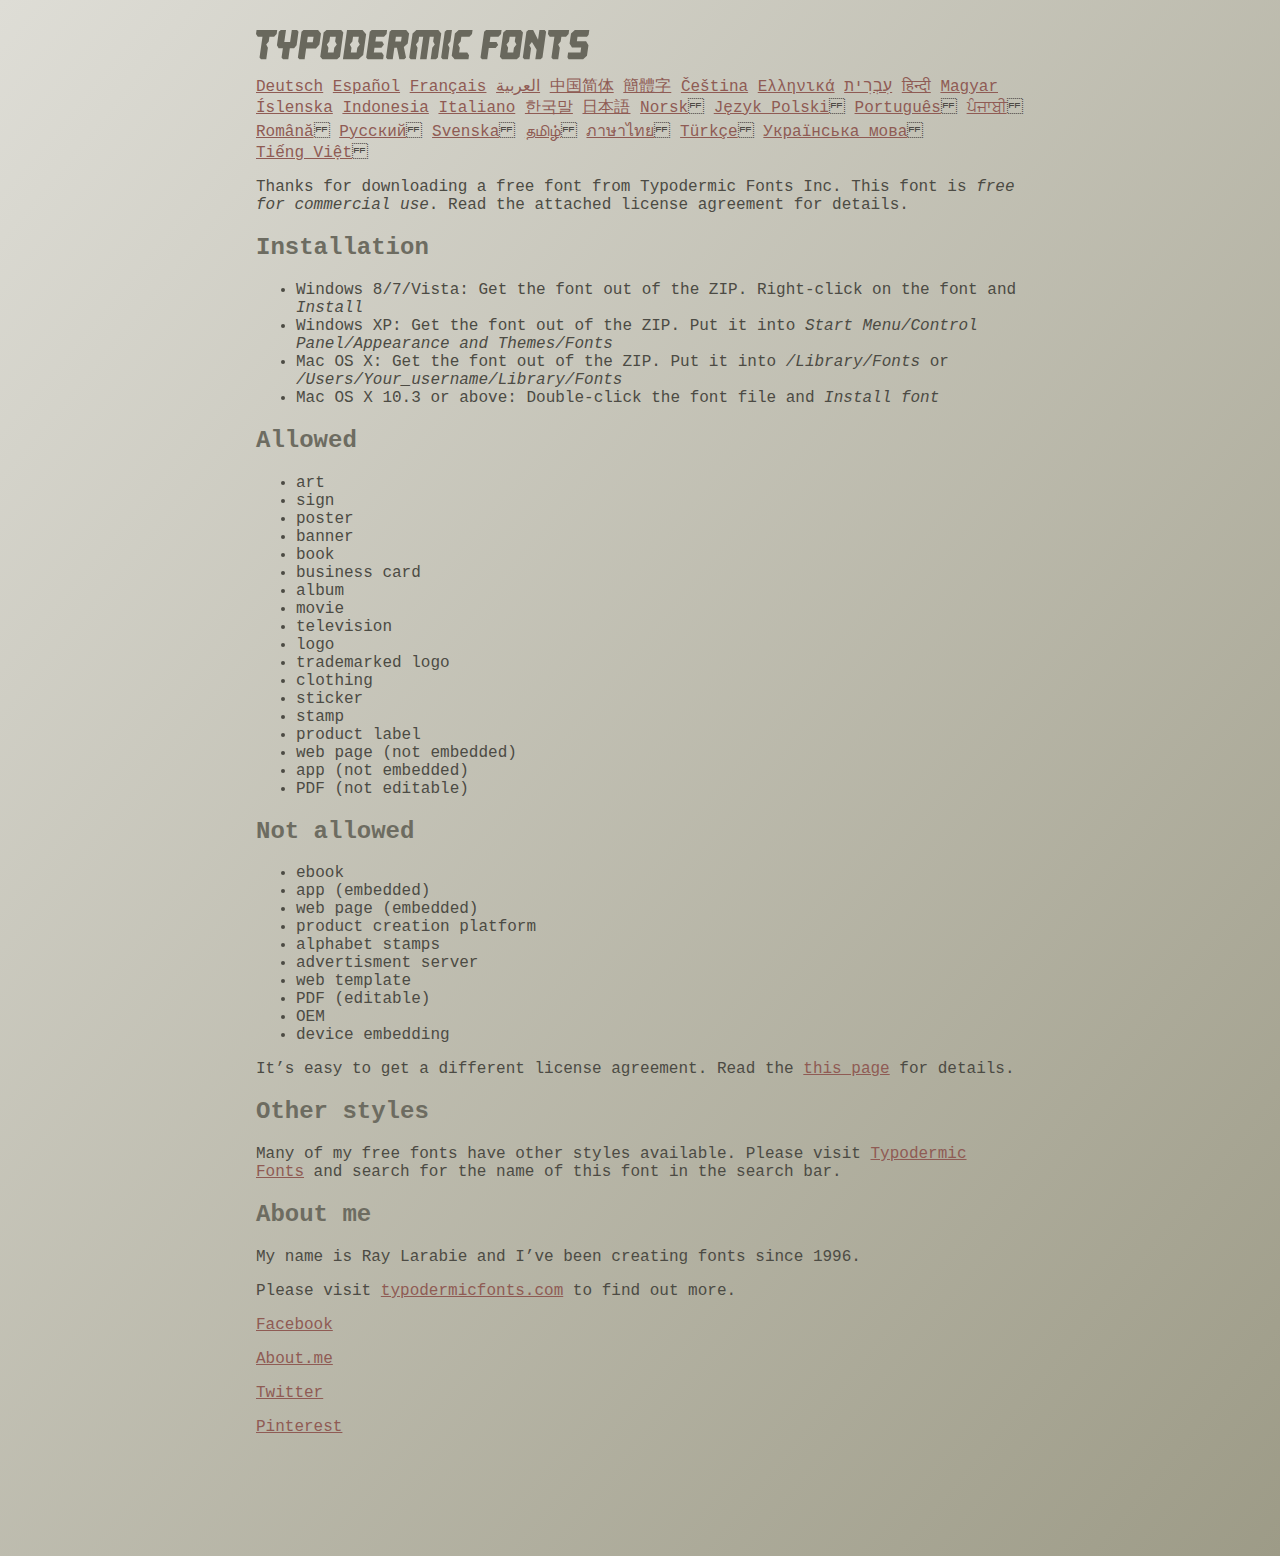
<file: fonts/ethnocentric/read-this.html>
<head>
<meta http-equiv="Content-Type" content="text/html; charset=utf-8">
<title>Typodermic Fonts Inc. Freeware Font instructions 2014</title>
<style type="text/css">
body {
	margin:30px 20% 120px 20%;
	padding:0px;
	font-family:Consolas, Courier, sans-serif;
	color:#4c4b44;
	background-color:#c2c1b3;

/* IE10 Consumer Preview */ 
background-image: -ms-linear-gradient(top left, #DEDDD6 0%, #9D9B87 100%);

/* Mozilla Firefox */ 
background-image: -moz-linear-gradient(top left, #DEDDD6 0%, #9D9B87 100%);

/* Opera */ 
background-image: -o-linear-gradient(top left, #DEDDD6 0%, #9D9B87 100%);

/* Webkit (Safari/Chrome 10) */ 
background-image: -webkit-gradient(linear, left top, right bottom, color-stop(0, #DEDDD6), color-stop(1, #9D9B87));

/* Webkit (Chrome 11+) */ 
background-image: -webkit-linear-gradient(top left, #DEDDD6 0%, #9D9B87 100%);

/* W3C Markup, IE10 Release Preview */ 
background-image: linear-gradient(to bottom right, #DEDDD6 0%, #9D9B87 100%);

	}
h2 {color:#6d6c61;}
a {color:#8f5b54;}
a:hover {color:#ffffff; background-color:#9a998c;}
</style>
</head>

<body>

<svg width="350px" height="30px">
	<path fill="#69685D" d="M0,4.006L0.554,0h20.674l-0.553,4.006l-2.559,2.772h-4.688l-0.682,4.816l-2.515,3.026l1.663,3.07
		l-1.62,11.594H4.987l-1.448-1.79l2.94-20.716H1.791L0,4.006z"/>
	<path fill="#69685D" d="M35.8,0h5.285l1.408,1.791l-1.876,13.343l-2.515,3.111h-4.264l-1.534,11.04h-5.286l-1.449-1.79l1.322-9.25
		h-4.263l-1.705-3.111l1.875-13.343L24.76,0h5.242l-1.706,12.064h5.799L35.8,0z"/>
	<path fill="#69685D" d="M62.09,0l2.899,3.453L63.412,14.58l-3.496,3.962h-9.805l-1.491,10.742h-5.244l-1.493-1.79l3.625-25.704
		L47.469,0H62.09z M50.965,12.362h5.797l0.81-5.583h-5.799L50.965,12.362z"/>
	<path fill="#69685D" d="M64.256,26.642l3.367-24.041L70.523,0h14.664l2.132,2.601l-3.368,24.041l-2.856,2.643H66.431L64.256,26.642
		z M73.335,11.595l-2.514,3.026l1.663,3.07l-0.683,4.816H77.6l0.68-4.816l2.516-3.07l-1.663-3.026l0.681-4.816h-5.796L73.335,11.595
		z"/>
	<path fill="#69685D" d="M86.926,29.285L91.017,0h15.518l3.581,4.307l-2.899,20.673l-4.774,4.305H86.926z M96.345,11.595
		l-2.515,3.026l1.664,3.07l-0.683,4.816h5.798l0.681-4.816l2.516-3.07l-1.663-3.026l0.681-4.816h-5.796L96.345,11.595z"/>
	<path fill="#69685D" d="M127.114,29.285h-15.473l-1.492-1.79l3.624-25.704L115.731,0h15.389l-0.554,4.006l-2.557,2.772h-7.971
		l-0.684,4.816h6.906l1.662,3.026l-2.515,3.111h-6.905l-0.683,4.775h8.057l1.791,2.771L127.114,29.285z"/>
	<path fill="#69685D" d="M150.21,0l2.898,3.453l-1.405,9.977l-3.881,3.452l2.217,10.613l-1.748,1.79h-4.944l-2.387-11.553h-2.6
		l-1.622,11.553h-5.241l-1.493-1.79l3.624-25.704L135.588,0H150.21z M145.691,6.779h-5.796l-0.683,4.816h5.799L145.691,6.779z"/>
	<path fill="#69685D" d="M159.92,29.285h-5.242l-1.492-1.79l3.41-24.042L160.432,0h21.911l2.897,3.453l-3.409,24.042l-1.876,1.79
		h-5.284l1.617-11.594l2.517-3.07l-1.662-3.026l0.681-4.816h-4.092l-3.154,22.506h-6.522l3.155-22.506h-4.134l-0.683,4.816
		l-2.515,3.026l1.663,3.07L159.92,29.285z"/>
	<path fill="#69685D" d="M191.879,29.285h-5.244l-1.492-1.79l3.624-25.704L190.728,0h5.242l-1.619,11.595l-2.516,3.026l1.663,3.07
		L191.879,29.285z"/>
	<path fill="#69685D" d="M213.018,25.279l-0.554,4.006h-13.854l-2.899-3.494l3.156-22.338L202.702,0h13.854l-0.555,4.006
		l-2.558,2.772h-8.1l-0.683,4.816l-2.515,3.026l1.663,3.07l-0.683,4.816h8.1L213.018,25.279z"/>
	<path fill="#69685D" d="M226.007,29.285l-1.492-1.79l3.624-25.704L230.1,0h15.473l-0.554,4.006l-2.557,2.772h-8.058l-0.724,5.115
		h6.818l1.664,3.07l-2.557,3.11h-6.82l-1.535,11.211H226.007z"/>
	<path fill="#69685D" d="M243.903,26.642l3.368-24.041L250.17,0h14.663l2.131,2.601l-3.367,24.041l-2.855,2.643h-14.664
		L243.903,26.642z M252.983,11.595l-2.516,3.026l1.662,3.07l-0.681,4.816h5.796l0.684-4.816l2.515-3.07l-1.664-3.026l0.684-4.816
		h-5.798L252.983,11.595z"/>
	<path fill="#69685D" d="M280.639,19.822l-4.731-7.758l-2.516,3.069l1.662,3.069l-1.533,11.082h-5.244l-1.493-1.79l3.626-25.704
		L272.37,0h4.773l4.902,9.677L283.41,0h5.285l1.407,1.791l-3.623,25.704l-1.877,1.79h-5.285L280.639,19.822z"/>
	<path fill="#69685D" d="M291.926,4.006L292.48,0h20.674l-0.554,4.006l-2.557,2.772h-4.691l-0.681,4.816l-2.516,3.026l1.664,3.07
		l-1.621,11.594h-5.285l-1.451-1.79l2.942-20.716h-4.689L291.926,4.006z"/>
	<path fill="#69685D" d="M325.168,17.478h-9.209l-2.387-3.923l1.45-10.102L318.857,0h14.452l-0.682,4.86l-1.621,1.918h-9.506
		l-0.64,4.561h9.208l2.388,3.878l-1.493,10.572l-3.836,3.494h-14.579l-1.107-1.917l0.682-4.86h12.362L325.168,17.478z"/>
</svg>

<br>

<p translate="no">

<a href="http://translate.google.com/translate?hl=en&sl=en&tl=de&u=http://typodermicfonts.com/wp-content/uploads/2014/02/read-this.html&sandbox=0&usg=ALkJrhivq6___mill12Uw6fPvMWyJxstkw">Deutsch</a>

<a href="http://translate.google.com/translate?hl=en&sl=en&tl=es&u=http://typodermicfonts.com/wp-content/uploads/2014/02/read-this.html&sandbox=0&usg=ALkJrhjAt3cpinDeMTX6Ro8UcZFqaE8K5Q">Español</a>

<a href="http://translate.google.com/translate?hl=en&sl=en&tl=fr&u=http://typodermicfonts.com/wp-content/uploads/2014/02/read-this.html&sandbox=0&usg=ALkJrhjObLPhFyyhwigF-dBoOZ3eXYdDsw">Français</a>

<a href="http://translate.google.com/translate?hl=en&sl=en&tl=ar&u=http://typodermicfonts.com/wp-content/uploads/2014/02/read-this.html&sandbox=0&usg=ALkJrhg2hs-st3zodt-AjmoeuPHfyJsTEg">العربية</a>

<a href="http://translate.google.com/translate?hl=en&sl=en&tl=zh-CN&u=http://typodermicfonts.com/wp-content/uploads/2014/02/read-this.html&sandbox=0&usg=ALkJrhiilVnjG1Ks0DN7UyRqbKExhxAT-Q">中国简体</a>

<a href="http://translate.google.com/translate?hl=en&sl=en&tl=zh-TW&u=http://typodermicfonts.com/wp-content/uploads/2014/02/read-this.html&sandbox=0&usg=ALkJrhiSCPRAYToARlHI4kxIK9eCIFKQhw">簡體字</a>

<a href="http://translate.google.com/translate?hl=en&sl=en&tl=cs&u=http://typodermicfonts.com/wp-content/uploads/2014/02/read-this.html&sandbox=0&usg=ALkJrhj3z2HOOmCXLT-ApYW2SCeBvTGvTA">Čeština</a>

<a href="http://translate.google.com/translate?hl=en&sl=en&tl=el&u=http://typodermicfonts.com/wp-content/uploads/2014/02/read-this.html&sandbox=0&usg=ALkJrhhoORG-43TvZ2NVrll3T0oyOZE0VA">Ελληνικά</a>

<a href="http://translate.google.com/translate?hl=en&sl=en&tl=iw&u=http://typodermicfonts.com/wp-content/uploads/2014/02/read-this.html&sandbox=0&usg=ALkJrhiP4kLXdDxVNuV6-9tHJ8Tbt-1xKw">עִבְרִית</a>

<a href="http://translate.google.com/translate?hl=en&sl=en&tl=hi&u=http://typodermicfonts.com/wp-content/uploads/2014/02/read-this.html&sandbox=0&usg=ALkJrhhJmUufReWrMTSaGKPPOqV7q5jpGQ">हिन्दी</a>

<a href="http://translate.google.com/translate?hl=en&sl=en&tl=hu&u=http://typodermicfonts.com/wp-content/uploads/2014/02/read-this.html&sandbox=0&usg=ALkJrhgfcL_UwP3jkr6Vvq35rkhETFuTug">Magyar</a>

<a href="http://translate.google.com/translate?hl=en&sl=en&tl=is&u=http://typodermicfonts.com/wp-content/uploads/2014/02/read-this.html&sandbox=0&usg=ALkJrhjpK9lELyRP50Vv3RNgqCJDb6d-GQ">Íslenska</a>

<a href="http://translate.google.com/translate?hl=en&sl=en&tl=id&u=http://typodermicfonts.com/wp-content/uploads/2014/02/read-this.html&sandbox=0&usg=ALkJrhiExV3gmyXBUVqcwNiGiUWQSRrgIQ">Indonesia</a>

<a href="http://translate.google.com/translate?hl=en&sl=en&tl=it&u=http://typodermicfonts.com/wp-content/uploads/2014/02/read-this.html&sandbox=0&usg=ALkJrhgMr2_uulaLYRSFz8C34rtcbN6XEg">Italiano</a>

<a href="http://translate.google.com/translate?hl=en&sl=en&tl=ko&u=http://typodermicfonts.com/wp-content/uploads/2014/02/read-this.html&sandbox=0&usg=ALkJrhhl_nNXiOMIiBERq879UXH1XYfZGw">한국말</a>

<a href="http://translate.google.com/translate?hl=en&ie=UTF8&prev=_t&sl=en&tl=ja&u=http://typodermicfonts.com/wp-content/uploads/2014/02/read-this.html&sandbox=0&usg=ALkJrhi2FvSFgSUub72-Sq2moIRAosCiLA">日本語</a>

<a href="http://translate.google.com/translate?hl=en&sl=en&tl=no&u=http://typodermicfonts.com/wp-content/uploads/2014/02/read-this.html&sandbox=0&usg=ALkJrhhnf9AGd5hfxwA04e1w-tfYPha1ww">Norsk</a>
<a href="http://translate.google.com/translate?hl=en&sl=en&tl=pl&u=http://typodermicfonts.com/wp-content/uploads/2014/02/read-this.html&sandbox=0&usg=ALkJrhjZTe5eJRrZffLe0zgqEHPrMb8pOQ">Język&nbsp;Polski</a>
<a href="http://translate.google.com/translate?hl=en&sl=en&tl=pt-BR&u=http://typodermicfonts.com/wp-content/uploads/2014/02/read-this.html&sandbox=0&usg=ALkJrhg-zp3i6AcZCv02ONjZ5YvkcCFDBw">Português</a>
<a href="http://translate.google.com/translate?hl=en&sl=en&tl=pa&u=http://typodermicfonts.com/wp-content/uploads/2014/02/read-this.html&sandbox=0&usg=ALkJrhhPEMoYvW59_DJT7y6fxgG2IMh23A">ਪੰਜਾਬੀ</a>
<a href="http://translate.google.com/translate?hl=en&sl=en&tl=ro&u=http://typodermicfonts.com/wp-content/uploads/2014/02/read-this.html&sandbox=0&usg=ALkJrhgD0R8zxuQQh-YmFpQTJdvjhAYm2A">Română</a>
<a href="http://translate.google.com/translate?hl=en&sl=en&tl=ru&u=http://typodermicfonts.com/wp-content/uploads/2014/02/read-this.html&sandbox=0&usg=ALkJrhgI6c7Pd-FCcipT4xc2NPTefj5JJg">Русский</a>
<a href="http://translate.google.com/translate?hl=en&sl=en&tl=sv&u=http://typodermicfonts.com/wp-content/uploads/2014/02/read-this.html&sandbox=0&usg=ALkJrhhA8gW_-rjCbZQ5TK46zFMB3_StEQ">Svenska</a>
<a href="http://translate.google.com/translate?hl=en&sl=en&tl=ta&u=http://typodermicfonts.com/wp-content/uploads/2014/02/read-this.html&sandbox=0&usg=ALkJrhiwxxCEPzu3pHBXP-fbTZaOzYqe3g">தமிழ்</a>
<a href="http://translate.google.com/translate?hl=en&sl=en&tl=th&u=http://typodermicfonts.com/wp-content/uploads/2014/02/read-this.html&sandbox=0&usg=ALkJrhjP1N1DRUB1M81k5mi5KnRtt5C2-Q">ภาษาไทย</a>
<a href="http://translate.google.com/translate?hl=en&sl=en&tl=tr&u=http://typodermicfonts.com/wp-content/uploads/2014/02/read-this.html&sandbox=0&usg=ALkJrhiTYbD039OWznCcGyQnMy89_v-1gA">Türkçe</a>
<a href="http://translate.google.com/translate?hl=en&sl=en&tl=uk&u=http%3A%2F%2Ftypodermicfonts.com%2Fwp-content%2Fuploads%2F2014%2F02%2Fread-this.html">Українська&nbsp;мова</a>
<a href="http://translate.google.com/translate?hl=en&sl=en&tl=vi&u=http://typodermicfonts.com/wp-content/uploads/2014/02/read-this.html&sandbox=0&usg=ALkJrhirTQPOLCZognLpxOvJQT_158y07A">Tiếng&nbsp;Việt</a>
</p>


<p>Thanks for downloading a free font from <span translate="no">Typodermic Fonts Inc.</span> This font is <em>free for commercial use</em>. Read the attached license agreement for details.</p>


<h2>Installation</h2>

<ul>
<li>Windows 8/7/Vista: Get the font out of the ZIP. Right-click on the font and <em>Install</em>
<li>Windows XP: Get the font out of the ZIP. Put it into <cite translate="no">Start Menu/Control Panel/Appearance and Themes/Fonts</cite>
<li>Mac OS X: Get the font out of the ZIP. Put it into <cite translate="no">/Library/Fonts</cite> or <cite translate="no">/Users/Your_username/Library/Fonts</cite>
<li>Mac OS X 10.3 or above: Double-click the font file and <em>Install font</em>
</ul>


<h2>Allowed</h2>

<ul>
<li>art
<li>sign
<li>poster
<li>banner
<li>book
<li>business card
<li>album
<li>movie
<li>television
<li>logo
<li>trademarked logo
<li>clothing
<li>sticker
<li>stamp
<li>product label
<li>web page (not embedded)
<li>app (not embedded)
<li>PDF (not editable)
</ul>

<h2>Not allowed</h2>

<ul>
<li>ebook
<li>app (embedded)
<li>web page (embedded)
<li>product creation platform
<li>alphabet stamps
<li>advertisment server
<li>web template
<li>PDF (editable)
<li>OEM
<li>device embedding
</ul>

<p>It&rsquo;s easy to get a different license agreement. Read the <a href="http://typodermicfonts.com/custom/">this page</a> for details.</p>

<h2>Other styles</h2>

<p>Many of my free fonts have other styles available. Please visit <a href="http://typodermicfonts.com">Typodermic Fonts</a> and search for the name of this font in the search bar.</p>


<h2>About me</h2>

<p>My name is <span translate="no">Ray Larabie</span> and I&rsquo;ve been creating fonts since 1996.</p>

<p>Please visit <a href="http://typodermicfonts.com">typodermicfonts.com</a> to find out more.</p>

<p translate="no"><a href="https://www.facebook.com/pages/Typodermic-Fonts/7153899975">Facebook</a></p>
<p translate="no"><a href="http://about.me/raylarabie/#">About.me</a></p>
<p translate="no"><p><a href="https://twitter.com/typodermic">Twitter</a></p>
<p translate="no"><p><a href="http://www.pinterest.com/plywood747/">Pinterest</a></p>

</body>
</file>
<file: css/style.css>
body {
  font-family: "Poppins", sans-serif;
  color: #0c0c0c;
  background-color: #ffffff;
}

.layout_padding {
  padding: 75px 0;
}

.layout_padding2 {
  padding: 45px 0;
}

.layout_padding2-top {
  padding-top: 45px;
}

.layout_padding2-bottom {
  padding-bottom: 45px;
}

.layout_padding-top {
  padding-top: 75px;
}

.layout_padding-bottom {
  padding-bottom: 75px;
}

.heading_container {
  display: -webkit-box;
  display: -ms-flexbox;
  display: flex;
}

.heading_container h2 {
  position: relative;
}

.heading_container h2::before {
  content: "";
  position: absolute;
  width: 9px;
  height: 30px;
  top: 14%;
  right: -15px;
  background: -webkit-gradient(linear, left top, right top, from(#fb930a), to(#f5e47b));
  background: linear-gradient(to right, #fb930a, #f5e47b);
}

/*header section*/
.hero_area {
  height: 100vh;
  position: relative;
  background-image: url(../images/hero-bg.png);
  background-size: cover;
  background-position: bottom right;
  background-repeat: no-repeat;
}

.sub_page .hero_area {
  height: auto;
  background-position: top right;
}

.hero_area.sub_pages {
  height: auto;
}

.header_section .container-fluid {
  padding-right: 25px;
  padding-left: 25px;
}

.header_section .nav_container {
  margin: 0 auto;
}

.custom_nav-container.navbar-expand-lg .navbar-nav .nav-link {
  padding: 10px 30px;
  color: #ffffff;
  text-align: center;
}

a,
a:hover,
a:focus {
  text-decoration: none;
}

a:hover,
a:focus {
  color: initial;
}

.btn,
.btn:focus {
  outline: none !important;
  -webkit-box-shadow: none;
          box-shadow: none;
}

.custom_nav-container .nav_search-btn {
  background-image: url(../images/search-icon.png);
  background-size: 22px;
  background-repeat: no-repeat;
  background-position-y: 7px;
  width: 35px;
  height: 35px;
  padding: 0;
  border: none;
}

.navbar-brand {
  display: -webkit-box;
  display: -ms-flexbox;
  display: flex;
  -webkit-box-align: center;
      -ms-flex-align: center;
          align-items: center;
}

.navbar-brand img {
  width: 30px;
  margin-right: 5px;
}

.navbar-brand span {
  font-size: 22px;
  font-weight: 700;
  color: #191919;
  text-transform: uppercase;
}

.custom_nav-container {
  z-index: 99999;
  padding: 5px 0;
}

.custom_nav-container .navbar-toggler {
  outline: none;
}

.custom_nav-container .navbar-toggler .navbar-toggler-icon {
  background-image: url(../images/menu.png);
  background-size: 45px;
}

.quote_btn-container {
  display: -webkit-box;
  display: -ms-flexbox;
  display: flex;
  -webkit-box-align: center;
      -ms-flex-align: center;
          align-items: center;
}

.quote_btn-container a {
  color: #000000;
  position: relative;
}

.quote_btn-container a .cart_number {
  position: absolute;
  top: 68%;
  left: 50%;
  -webkit-transform: translate(-50%, -50%);
          transform: translate(-50%, -50%);
  color: #ffffff;
  font-size: 12px;
}

.quote_btn-container a img {
  width: 20px;
  margin: 0 25px;
}

/*end header section*/
/* slider section */
.slider_section {
  height: calc(100% - 70px);
  display: -webkit-box;
  display: -ms-flexbox;
  display: flex;
  -webkit-box-align: center;
      -ms-flex-align: center;
          align-items: center;
  position: relative;
}

.slider_section .row {
  -webkit-box-align: center;
      -ms-flex-align: center;
          align-items: center;
}

.slider_section .design-box {
  position: absolute;
  bottom: 0;
  -webkit-transform: translateY(-50%);
          transform: translateY(-50%);
  left: 0;
  width: 75px;
}

.slider_section .design-box img {
  width: 100%;
}

.slider_section .slider_number-container {
  position: absolute;
  top: 45%;
  -webkit-transform: translateY(-50%);
          transform: translateY(-50%);
  right: 4%;
  text-align: center;
  opacity: .6;
}

.slider_section .slider_number-container hr {
  width: 1px;
  height: 50px;
  border: none;
  background-color: #ffffff;
}

.slider_section .slider_number-container .number-box {
  display: -webkit-box;
  display: -ms-flexbox;
  display: flex;
  -webkit-box-orient: vertical;
  -webkit-box-direction: normal;
      -ms-flex-direction: column;
          flex-direction: column;
  -webkit-box-pack: center;
      -ms-flex-pack: center;
          justify-content: center;
  -webkit-box-align: center;
      -ms-flex-align: center;
          align-items: center;
  color: #ffffff;
  text-transform: uppercase;
}

.slider_section .detail_box h2 {
  margin-bottom: 0;
  display: -webkit-box;
  display: -ms-flexbox;
  display: flex;
  -webkit-box-align: center;
      -ms-flex-align: center;
          align-items: center;
}

.slider_section .detail_box h2 span {
  margin-right: 10px;
}

.slider_section .detail_box h2 hr {
  margin: 0;
  border: none;
  width: 55px;
  height: 1px;
  background-color: #000000;
}

.slider_section .detail_box h1 {
  font-weight: bold;
  text-transform: uppercase;
  font-size: 5rem;
  margin-bottom: 30px;
}

.slider_section .detail_box a {
  display: inline-block;
  padding: 8px 40px;
  background-color: #0d0806;
  border: 1px solid #0d0806;
  color: #ffffff;
  border-radius: 0;
  margin: 35px 0;
}

.slider_section .detail_box a:hover {
  background-color: transparent;
  color: #0d0806;
}

.slider_section .img-box img {
  width: 100%;
}

.slider_section .carousel-indicators {
  padding: 0;
  margin: 0;
  right: initial;
  bottom: 22%;
  left: 17%;
}

.slider_section .carousel-indicators li {
  text-indent: 0;
  width: auto;
  height: auto;
  opacity: 1;
  background-color: transparent;
  border: none;
  color: #c0c0c0;
  font-size: 24px;
  display: none;
}

.slider_section .carousel-indicators li.active {
  display: block;
}

.item_section .item_container {
  display: -webkit-box;
  display: -ms-flexbox;
  display: flex;
  -webkit-box-pack: center;
      -ms-flex-pack: center;
          justify-content: center;
  -ms-flex-wrap: wrap;
      flex-wrap: wrap;
}

.item_section .item_container .box {
  width: 300px;
  display: -webkit-box;
  display: -ms-flexbox;
  display: flex;
  -webkit-box-orient: vertical;
  -webkit-box-direction: normal;
      -ms-flex-direction: column;
          flex-direction: column;
  -webkit-box-pack: justify;
      -ms-flex-pack: justify;
          justify-content: space-between;
  margin: 30px 10px;
  padding: 15px;
  -webkit-box-shadow: 0px 0px 2px 0.5px rgba(0, 0, 0, 0.15);
  box-shadow: 0px 0px 2px 0.5px rgba(0, 0, 0, 0.15);
}

.item_section .item_container .box .img-box {
  width: 100%;
  display: -webkit-box;
  display: -ms-flexbox;
  display: flex;
  -webkit-box-pack: center;
      -ms-flex-pack: center;
          justify-content: center;
}

.item_section .item_container .box .img-box img {
  width: 125px;
}

.item_section .item_container .box h6 {
  color: #fbb534;
  text-transform: uppercase;
}

.item_section .item_container .box h5 {
  text-transform: uppercase;
}

.item_section .item_container .box:hover {
  -webkit-box-shadow: 0px 0px 25px 1px rgba(0, 0, 0, 0.1);
          box-shadow: 0px 0px 25px 1px rgba(0, 0, 0, 0.1);
}

.about_section {
  position: relative;
}

.about_section .design-box {
  position: absolute;
  bottom: 0;
  -webkit-transform: translateY(-50%);
          transform: translateY(-50%);
  right: 0;
  width: 75px;
}

.about_section .design-box img {
  width: 100%;
}

.about_section .row {
  -webkit-box-align: center;
      -ms-flex-align: center;
          align-items: center;
}

.about_section .detail-box p {
  margin-top: 35px;
}

.about_section .detail-box a {
  display: inline-block;
  padding: 8px 40px;
  background-color: #0d0806;
  border: 1px solid #0d0806;
  color: #ffffff;
  border-radius: 0;
  margin-top: 35px;
}

.about_section .detail-box a:hover {
  background-color: transparent;
  color: #0d0806;
}

.about_section .img-box img {
  width: 100%;
}

.price_section {
  background-color: #f8f8f8;
}

.price_section .price_container {
  display: -webkit-box;
  display: -ms-flexbox;
  display: flex;
  -webkit-box-pack: center;
      -ms-flex-pack: center;
          justify-content: center;
  padding: 40px 0;
  -ms-flex-wrap: wrap;
      flex-wrap: wrap;
}

.price_section .price_container .box {
  min-width: 300px;
  max-width: 360px;
  height: 550px;
  display: -webkit-box;
  display: -ms-flexbox;
  display: flex;
  -webkit-box-orient: vertical;
  -webkit-box-direction: normal;
      -ms-flex-direction: column;
          flex-direction: column;
  -webkit-box-align: center;
      -ms-flex-align: center;
          align-items: center;
  -webkit-box-pack: justify;
      -ms-flex-pack: justify;
          justify-content: space-between;
  margin: 35px 10px;
  padding: 45px 0 25px 0;
  text-align: center;
  background-color: #ffffff;
  -webkit-box-shadow: 0px 0px 6px 0 rgba(0, 0, 0, 0.05);
  box-shadow: 0px 0px 6px 0 rgba(0, 0, 0, 0.05);
  -webkit-box-flex: 1;
      -ms-flex-positive: 1;
          flex-grow: 1;
}

.price_section .price_container .box .img-box {
  width: 100%;
  display: -webkit-box;
  display: -ms-flexbox;
  display: flex;
  -webkit-box-pack: center;
      -ms-flex-pack: center;
          justify-content: center;
}

.price_section .price_container .box .img-box img {
  width: 150px;
}

.price_section .price_container .box h6 {
  font-weight: bold;
  font-size: 18px;
}

.price_section .price_container .box .detail-box h5 {
  text-transform: uppercase;
  font-weight: bold;
  font-size: 22px;
}

.price_section .price_container .box .detail-box h5 span {
  color: #fbb534;
}

.price_section .price_container .box .detail-box a {
  display: inline-block;
  padding: 5px 15px;
  border: 1px solid #000000;
  font-weight: bold;
  color: #000000;
  margin-top: 15px;
}

.price_section .price_container .box:hover a {
  border-color: #fbb534;
  color: #fbb534;
}

.price_section .price_btn {
  display: inline-block;
  padding: 8px 40px;
  background-color: #0d0806;
  border: 1px solid #0d0806;
  color: #ffffff;
  border-radius: 0;
}

.price_section .price_btn:hover {
  background-color: transparent;
  color: #0d0806;
}

.ring_section {
  text-align: center;
  position: relative;
}

.ring_section .row {
  -webkit-box-align: center;
      -ms-flex-align: center;
          align-items: center;
}

.ring_section .container {
  -webkit-box-shadow: 0px 0px 56px 1px rgba(0, 0, 0, 0.08);
  box-shadow: 0px 0px 56px 1px rgba(0, 0, 0, 0.08);
}

.ring_section .design-box {
  position: absolute;
  bottom: 0;
  -webkit-transform: translateY(-50%);
          transform: translateY(-50%);
  left: 0;
  width: 75px;
}

.ring_section .design-box img {
  width: 100%;
}

.ring_section .ring_container .detail-box h4 {
  text-transform: uppercase;
  color: #fbb534;
}

.ring_section .ring_container .detail-box a {
  display: inline-block;
  padding: 5px 15px;
  border: 1px solid #000000;
  font-weight: bold;
  color: #000000;
  margin-top: 15px;
}

.ring_section .ring_container .img-box img {
  width: 100%;
}

.client_section .heading_container {
  -webkit-box-pack: center;
      -ms-flex-pack: center;
          justify-content: center;
}

.client_section .secondary_heading {
  text-align: center;
}

.client_section .client_container {
  display: -webkit-box;
  display: -ms-flexbox;
  display: flex;
  -webkit-box-align: center;
      -ms-flex-align: center;
          align-items: center;
  border: 1px solid #fbb534;
  padding: 25px;
  width: 85%;
  margin: 75px auto;
}

.client_section .client_container .client-id {
  display: -webkit-box;
  display: -ms-flexbox;
  display: flex;
  -webkit-box-align: center;
      -ms-flex-align: center;
          align-items: center;
  width: 45%;
}

.client_section .client_container .client-id .img-box {
  margin-right: 25px;
}

.client_section .client_container .client-id .img-box img {
  width: 100%;
}

.client_section .client_container .client-id h5 {
  font-weight: bold;
}

.client_section .client_container .client-id h6 {
  color: #f6d768;
}

.client_section .client_container .detail-box {
  width: 55%;
}

.client_section .client_container .detail-box p {
  margin: 0;
}

.client_section .carousel-control-prev,
.client_section .carousel-control-next {
  opacity: 1;
}

.client_section .carousel-control-prev {
  -webkit-box-pack: start;
      -ms-flex-pack: start;
          justify-content: flex-start;
}

.client_section .carousel-control-next {
  -webkit-box-pack: end;
      -ms-flex-pack: end;
          justify-content: flex-end;
}

.client_section .carousel-control-prev-icon,
.client_section .carousel-control-next-icon {
  width: 30px;
  height: 30px;
  background-size: 25px;
}

.client_section .carousel-control-prev-icon {
  background-image: url(../images/prev-black.png);
}

.client_section .carousel-control-prev-icon:hover {
  background-image: url(../images/prev.png);
}

.client_section .carousel-control-next-icon {
  background-image: url(../images/next-black.png);
}

.client_section .carousel-control-next-icon:hover {
  background-image: url(../images/next.png);
}

.contact_section {
  position: relative;
}

.contact_section .design-box {
  position: absolute;
  bottom: 50%;
  -webkit-transform: translateY(50%);
          transform: translateY(50%);
  right: 0;
  width: 75px;
}

.contact_section .design-box img {
  width: 100%;
}

.contact_section h2 {
  margin-bottom: 65px;
}

.contact_section form {
  padding-right: 35px;
}

.contact_section input {
  width: 100%;
  border: none;
  height: 50px;
  margin-bottom: 25px;
  padding-left: 25px;
  background-color: transparent;
  outline: none;
  color: #101010;
  -webkit-box-shadow: 0px 2px 5px 0px rgba(0, 0, 0, 0.16);
  box-shadow: 0px 2px 5px 0px rgba(0, 0, 0, 0.16);
}

.contact_section input::-webkit-input-placeholder {
  color: #131313;
}

.contact_section input:-ms-input-placeholder {
  color: #131313;
}

.contact_section input::-ms-input-placeholder {
  color: #131313;
}

.contact_section input::placeholder {
  color: #131313;
}

.contact_section input.message-box {
  height: 120px;
}

.contact_section button {
  padding: 12px 45px;
  outline: none;
  border: none;
  border-radius: 30px;
  color: #fff;
  background: -webkit-gradient(linear, left top, left bottom, from(#f5e47b), to(#fb930a));
  background: linear-gradient(to bottom, #f5e47b, #fb930a);
  margin-top: 35px;
}

.contact_section .map_container {
  height: 100%;
  padding-bottom: 110px;
}

.contact_section .map_container .map-responsive {
  height: 100%;
}

.info_section {
  background-color: #363636;
  color: #ffffff;
}

.info_section .info_container .info_logo {
  display: -webkit-box;
  display: -ms-flexbox;
  display: flex;
  -webkit-box-pack: center;
      -ms-flex-pack: center;
          justify-content: center;
  padding: 100px 10px 45px 10px;
  background-color: #ffffff;
  width: 200px;
  border-radius: 0 0 50px 50px;
}

.info_section .info_container .info_logo a {
  display: -webkit-box;
  display: -ms-flexbox;
  display: flex;
  -webkit-box-align: center;
      -ms-flex-align: center;
          align-items: center;
}

.info_section .info_container .info_logo a img {
  width: 50px;
  margin-right: 10px;
}

.info_section .info_container .info_logo a span {
  text-transform: uppercase;
  color: #000000;
  font-size: 28px;
  font-weight: bold;
}

.info_section .info_container .info_contact {
  padding: 115px 10px 45px 10px;
}

.info_section .info_container .info_contact a {
  color: #ffffff;
}

.info_section .info_container .info_contact a img {
  margin-right: 10px;
}

.info_section .info_heading {
  text-transform: uppercase;
  margin: 20px 0;
  position: relative;
}

.info_section .info_heading::before {
  content: "";
  width: 45px;
  height: 5px;
  position: absolute;
  bottom: -8px;
  left: 50%;
  -webkit-transform: translateX(-50%);
          transform: translateX(-50%);
  border-radius: 5px;
  background-color: #f8bf46;
}

.info_section .info_form form {
  display: -webkit-box;
  display: -ms-flexbox;
  display: flex;
  -webkit-box-orient: vertical;
  -webkit-box-direction: normal;
      -ms-flex-direction: column;
          flex-direction: column;
  -webkit-box-align: center;
      -ms-flex-align: center;
          align-items: center;
}

.info_section .info_form form .email_box {
  display: -webkit-box;
  display: -ms-flexbox;
  display: flex;
  -webkit-box-orient: vertical;
  -webkit-box-direction: normal;
      -ms-flex-direction: column;
          flex-direction: column;
}

.info_section .info_form form label {
  color: #5a5959;
}

.info_section .info_form form input {
  width: 500px;
  border: none;
  background-color: #ffffff;
  outline: none;
  padding: 5px;
}

.info_section .info_form form button {
  padding: 8px 65px;
  outline: none;
  border: none;
  border-radius: 30px;
  color: #fff;
  background: -webkit-gradient(linear, left top, left bottom, from(#f5e47b), to(#fb930a));
  background: linear-gradient(to bottom, #f5e47b, #fb930a);
  margin-top: 35px;
  text-transform: uppercase;
}

.info_section .info_social {
  padding-top: 35px;
  display: -webkit-box;
  display: -ms-flexbox;
  display: flex;
  -webkit-box-orient: vertical;
  -webkit-box-direction: normal;
      -ms-flex-direction: column;
          flex-direction: column;
  -webkit-box-align: center;
      -ms-flex-align: center;
          align-items: center;
}

.info_section .info_social .social_box {
  display: -webkit-box;
  display: -ms-flexbox;
  display: flex;
  margin: 15px auto;
  -webkit-box-align: center;
      -ms-flex-align: center;
          align-items: center;
}

.info_section .info_social .social_box img {
  min-width: 10px;
  margin: 0 10px;
}

/* footer section*/
.footer_section {
  background-color: #363636;
  display: -webkit-box;
  display: -ms-flexbox;
  display: flex;
  -webkit-box-pack: center;
      -ms-flex-pack: center;
          justify-content: center;
  position: relative;
}

.footer_section p {
  border-top: 1px solid #ffffff;
  color: #9c9b9b;
  margin: 0;
  text-align: center;
  padding: 20px 35px;
  margin: 0;
}

.footer_section a {
  color: #9c9b9b;
}
/*# sourceMappingURL=style.css.map */
</file>
<file: css/responsive.css>
@media (max-width: 1120px) {}

@media (max-width: 992px) {

  .custom_nav-container.navbar-expand-lg .navbar-nav .nav-link {
    color: #000000;
  }

  .quote_btn-container {
    display: none;
  }


  .ring_section .ring_container .detail-box {
    margin-bottom: 45px;
  }

  .price_section .price_container .box {
    height: 450px;
  }
}

@media (max-width: 768px) {
  .hero_area {
    background-position: top left;
    height: auto;
  }

  .slider_section {
    padding: 45px 0;
  }

  .contact_section button {
    margin-bottom: 45px;
    margin-left: auto;
    margin-right: auto;
  }

  .contact_section form {
    padding: 0;
  }

  .client_section .client_container {
    flex-direction: column;
  }

  .client_section .client_container .client-id {
    width: auto;
  }

  .client_section .client_container .detail-box {
    margin-top: 35px;
    width: auto;
  }

  .contact_section .map_container {
    height: 350px;
    padding: 0;
  }

  .info_section .col-md-3 {
    display: flex;
    justify-content: center;
  }

  .info_section .info_container .info_contact {
    padding: 35px 0;
  }

  .info_section .info_form form input {
    width: 100%;
  }

  .ring_section {
    padding-left: 15px;
    padding-right: 15px;
  }
}

@media (max-width: 576px) {
  .slider_section .detail_box {
    text-align: center;
  }

  .slider_section .detail_box h1 {
    font-size: 4rem;
  }

}

@media (max-width: 480px) {

  .client_section .carousel-control-prev,
  .client_section .carousel-control-next {
    display: none;
  }
}

@media (max-width: 420px) {
  .slider_section .detail_box h1 {
    font-size: 3rem;
  }

  .slider_section .detail_box h2 {
    font-size: 1.8rem;
  }

  .heading_container h2::before {
    display: none;
  }
}

@media (max-width: 360px) {}

@media (min-width: 1200px) {
  .container {
    max-width: 1170px;
  }
}
</file>
<file: styles.css>
@import url('https://fonts.googleapis.com/css?family=Poppins:400,500,600,700&display=swap');
*{
  margin: 0;
  padding: 0;
  box-sizing: border-box;
  font-family: 'Poppins', sans-serif;
}
html,body{
  display: grid;
  height: 100%;
  width: 100%;
  place-items: center;
  background: -webkit-linear-gradient(left, #003366,#004080,#0059b3
, #0073e6);
}
::selection{
  background: #1a75ff;
  color: #fff;
}
.wrapper{
  overflow: hidden;
  max-width: 390px;
  background: #fff;
  padding: 30px;
  border-radius: 15px;
  box-shadow: 0px 15px 20px rgba(0,0,0,0.1);
}
.wrapper .title-text{
  display: flex;
  width: 200%;
}
.wrapper .title{
  width: 50%;
  font-size: 35px;
  font-weight: 600;
  text-align: center;
  transition: all 0.6s cubic-bezier(0.68,-0.55,0.265,1.55);
}
.wrapper .slide-controls{
  position: relative;
  display: flex;
  height: 50px;
  width: 100%;
  overflow: hidden;
  margin: 30px 0 10px 0;
  justify-content: space-between;
  border: 1px solid lightgrey;
  border-radius: 15px;
}
.slide-controls .slide{
  height: 100%;
  width: 100%;
  color: #fff;
  font-size: 18px;
  font-weight: 500;
  text-align: center;
  line-height: 48px;
  cursor: pointer;
  z-index: 1;
  transition: all 0.6s ease;
}
.slide-controls label.signup{
  color: #000;
}
.slide-controls .slider-tab{
  position: absolute;
  height: 100%;
  width: 50%;
  left: 0;
  z-index: 0;
  border-radius: 15px;
  background: -webkit-linear-gradient(left,#003366,#004080,#0059b3
, #0073e6);
  transition: all 0.6s cubic-bezier(0.68,-0.55,0.265,1.55);
}
input[type="radio"]{
  display: none;
}
#signup:checked ~ .slider-tab{
  left: 50%;
}
#signup:checked ~ label.signup{
  color: #fff;
  cursor: default;
  user-select: none;
}
#signup:checked ~ label.login{
  color: #000;
}
#login:checked ~ label.signup{
  color: #000;
}
#login:checked ~ label.login{
  cursor: default;
  user-select: none;
}
.wrapper .form-container{
  width: 100%;
  overflow: hidden;
}
.form-container .form-inner{
  display: flex;
  width: 200%;
}
.form-container .form-inner form{
  width: 50%;
  transition: all 0.6s cubic-bezier(0.68,-0.55,0.265,1.55);
}
.form-inner form .field{
  height: 50px;
  width: 100%;
  margin-top: 20px;
}
.form-inner form .field input{
  height: 100%;
  width: 100%;
  outline: none;
  padding-left: 15px;
  border-radius: 15px;
  border: 1px solid lightgrey;
  border-bottom-width: 2px;
  font-size: 17px;
  transition: all 0.3s ease;
}
.form-inner form .field input:focus{
  border-color: #1a75ff;
  /* box-shadow: inset 0 0 3px #fb6aae; */
}
.form-inner form .field input::placeholder{
  color: #999;
  transition: all 0.3s ease;
}
form .field input:focus::placeholder{
  color: #1a75ff;
}
.form-inner form .pass-link{
  margin-top: 5px;
}
.form-inner form .signup-link{
  text-align: center;
  margin-top: 30px;
}
.form-inner form .pass-link a,
.form-inner form .signup-link a{
  color: #1a75ff;
  text-decoration: none;
}
.form-inner form .pass-link a:hover,
.form-inner form .signup-link a:hover{
  text-decoration: underline;
}
form .btn{
  height: 50px;
  width: 100%;
  border-radius: 15px;
  position: relative;
  overflow: hidden;
}
form .btn .btn-layer{
  height: 100%;
  width: 300%;
  position: absolute;
  left: -100%;
  background: -webkit-linear-gradient(right,#003366,#004080,#0059b3
, #0073e6);
  border-radius: 15px;
  transition: all 0.4s ease;;
}
form .btn:hover .btn-layer{
  left: 0;
}
form .btn input[type="submit"]{
  height: 100%;
  width: 100%;
  z-index: 1;
  position: relative;
  background: none;
  border: none;
  color: #fff;
  padding-left: 0;
  border-radius: 15px;
  font-size: 20px;
  font-weight: 500;
  cursor: pointer;
}
</file>
<file: seemore.css>
$btnColor: #121212;
$white: #ffffff;
$black:#000000;

@mixin main-font {
  font-family: "Poppins", sans-serif;
}

@mixin secondary-font {}

@mixin hero_btn($col1, $col2, $pad1, $pad2, $b-radius) {
  display: inline-block;
  padding: $pad1 $pad2;
  background-color: $col1;
  border: 1px solid $col1;
  color: $col2;
  border-radius: $b-radius;

  &:hover {
    background-color: transparent;
    color: $col1;
  }
}

@mixin upperBold {
  text-transform: uppercase;
  font-weight: bold;
}



body {
  @include main-font;
  color: #0c0c0c;
  background-color: #ffffff;
}




.layout_padding {
  padding: 75px 0;
}

.layout_padding2 {
  padding: 45px 0;
}

.layout_padding2-top {
  padding-top: 45px;
}

.layout_padding2-bottom {
  padding-bottom: 45px;
}

.layout_padding-top {
  padding-top: 75px;
}

.layout_padding-bottom {
  padding-bottom: 75px;
}

.heading_container {
  display: flex;

  h2 {
    position: relative;

    &::before {
      content: "";
      position: absolute;
      width: 9px;
      height: 30px;
      top: 14%;
      right: -15px;
      background: linear-gradient(to right, #fb930a, #f5e47b);
    }
  }
}
.price_section {
    background-color: #f8f8f8;
  
    .price_container {
      display: flex;
      justify-content: center;
      padding: 40px 0;
      flex-wrap: wrap;
  
      .box {
        min-width: 300px;
        max-width: 360px;
        height: 550px;
        display: flex;
        flex-direction: column;
        align-items: center;
        justify-content: space-between;
        margin: 35px 10px;
        padding: 45px 0 25px 0;
        text-align: center;
        background-color: $white;
        -webkit-box-shadow: 0px 0px 6px 0 rgba(0, 0, 0, 0.05);
        -moz-box-shadow: 0px 0px 6px 0 rgba(0, 0, 0, 0.05);
        box-shadow: 0px 0px 6px 0 rgba(0, 0, 0, 0.05);
        flex-grow: 1;
  
        .img-box {
          width: 100%;
          display: flex;
          justify-content: center;
  
          img {
            width: 150px;
          }
        }
  
        h6 {
          font-weight: bold;
          font-size: 18px;
        }
  
        .detail-box {
          h5 {
            text-transform: uppercase;
            font-weight: bold;
            font-size: 22px;
  
            span {
              color: #fbb534;
            }
          }
  
          a {
            display: inline-block;
            padding: 5px 15px;
            border: 1px solid $black;
            font-weight: bold;
            color: $black;
            margin-top: 15px;
          }
        }
  
        &:hover {
          a {
            border-color: #fbb534;
            color: #fbb534;
          }
        }
      }
    }
  
    .price_btn {
      @include hero_btn(#0d0806, $white, 8px, 40px, 0);
    }
  }
  
  // end price section
</file>
